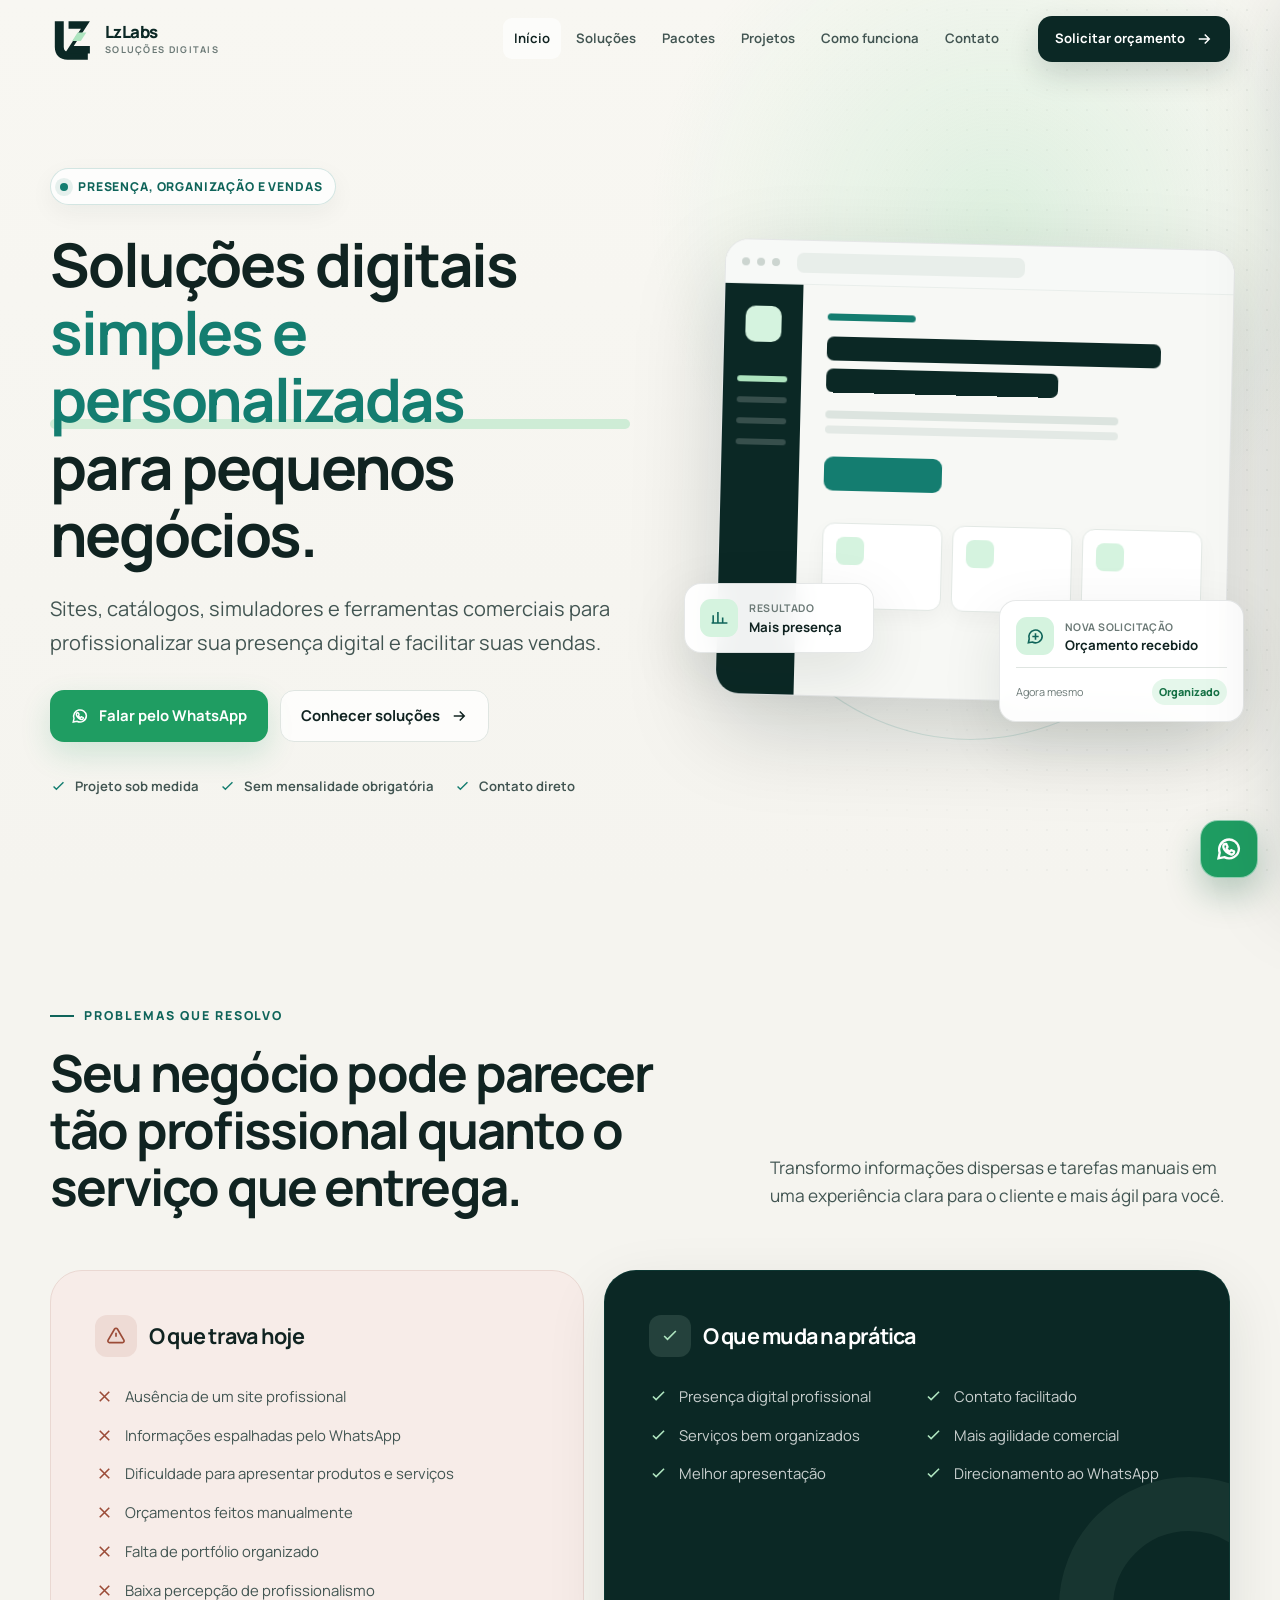
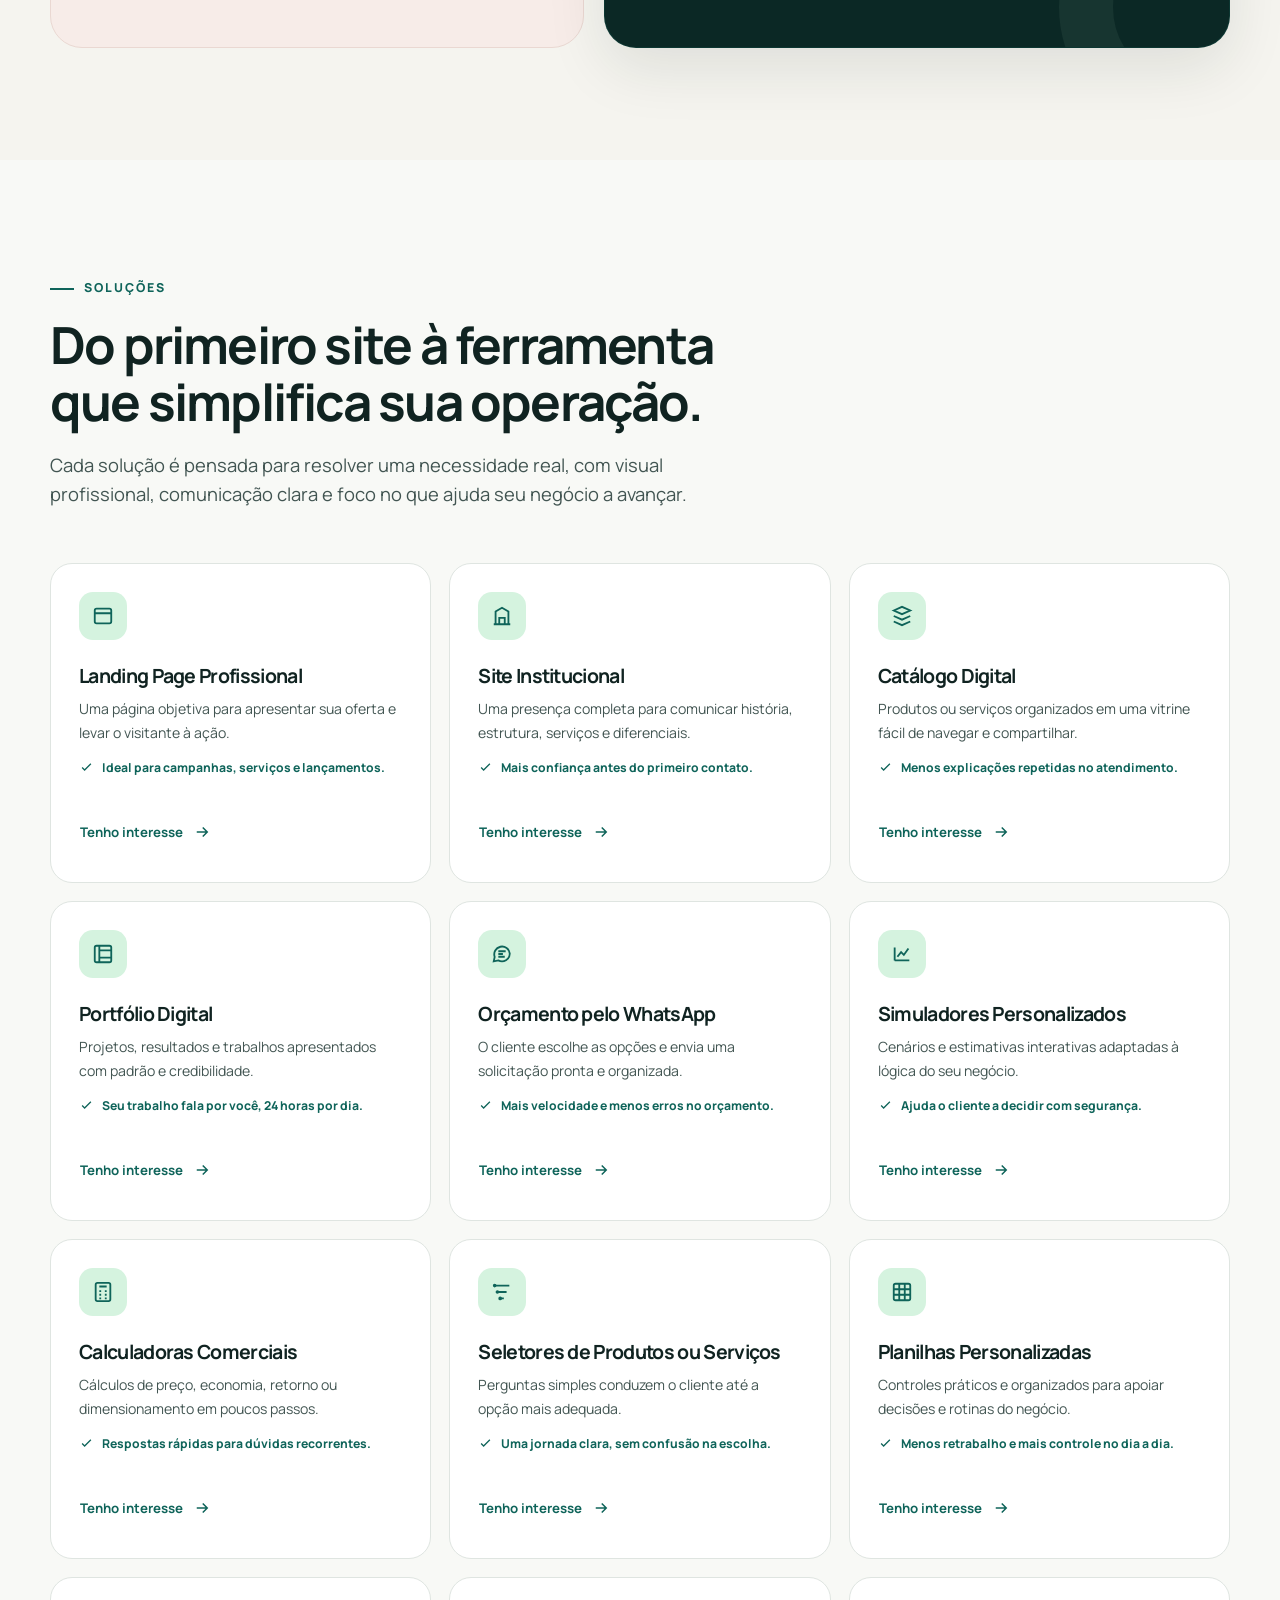
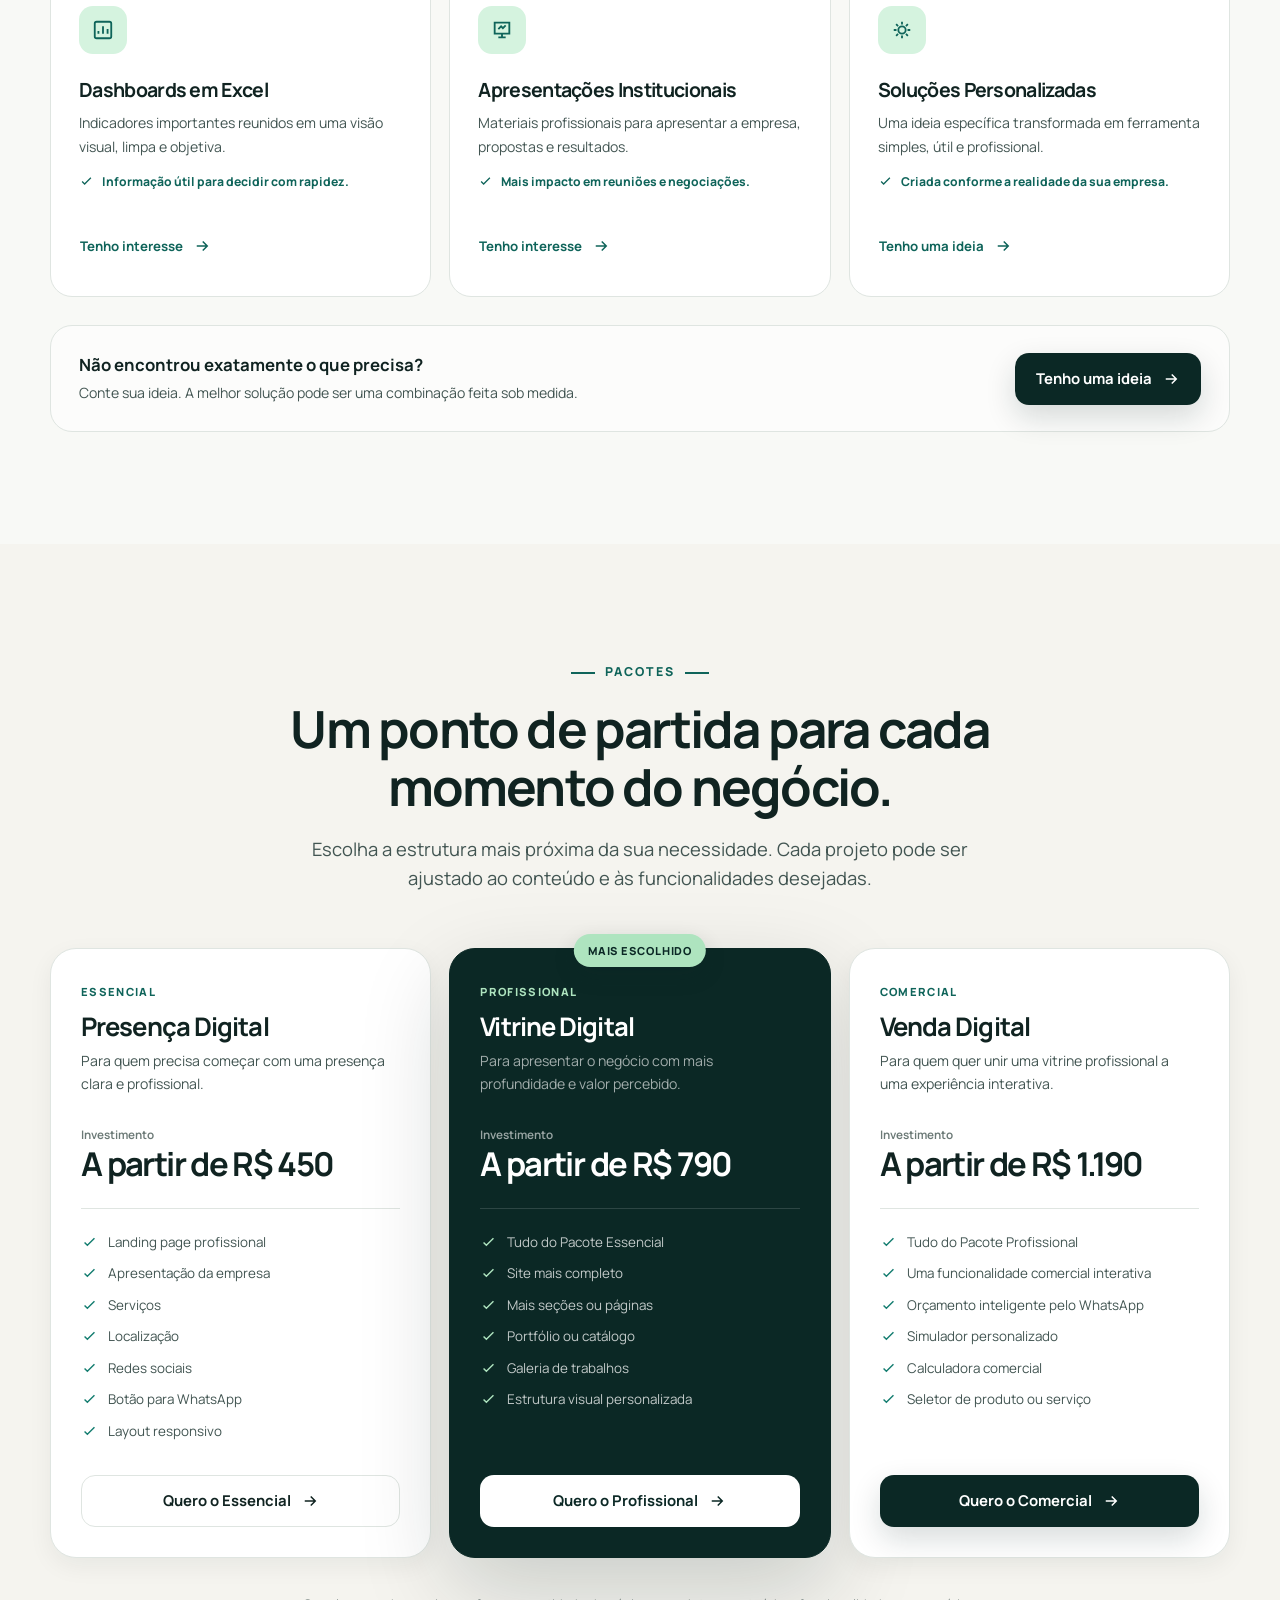
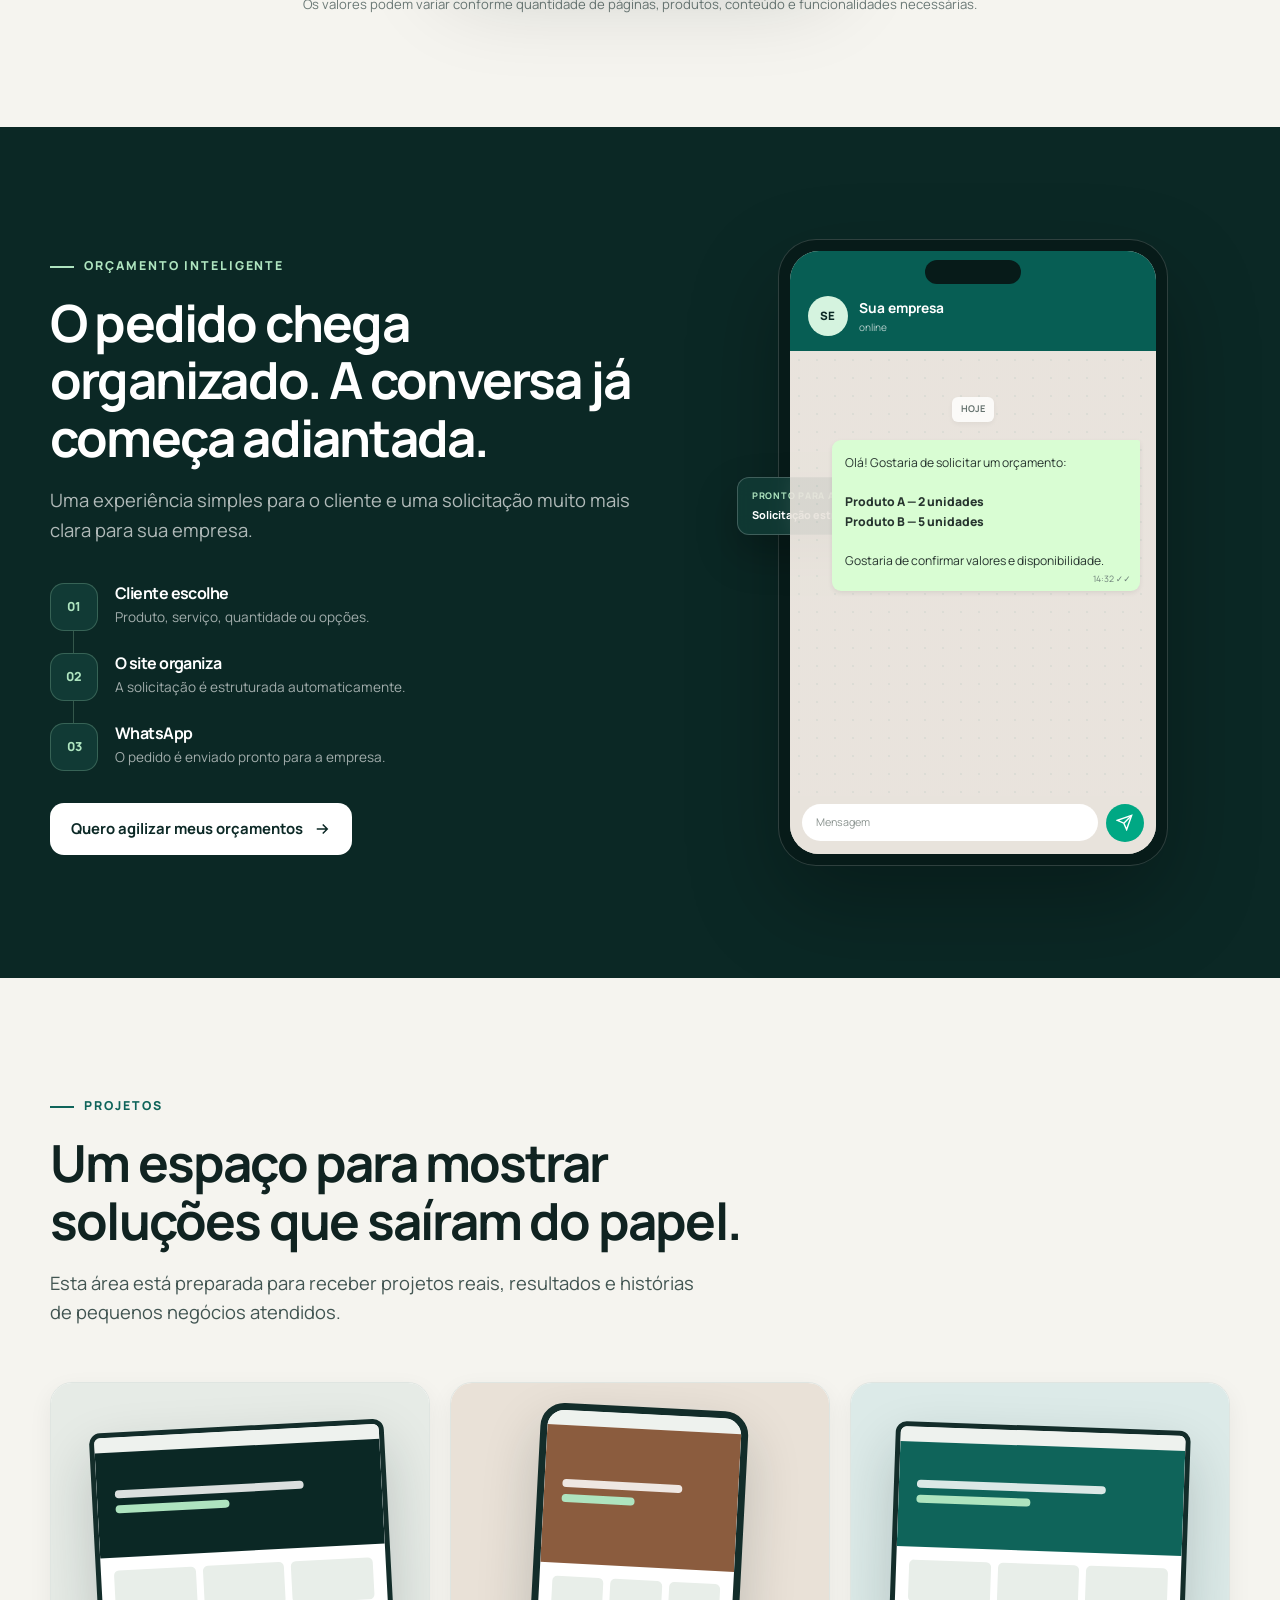
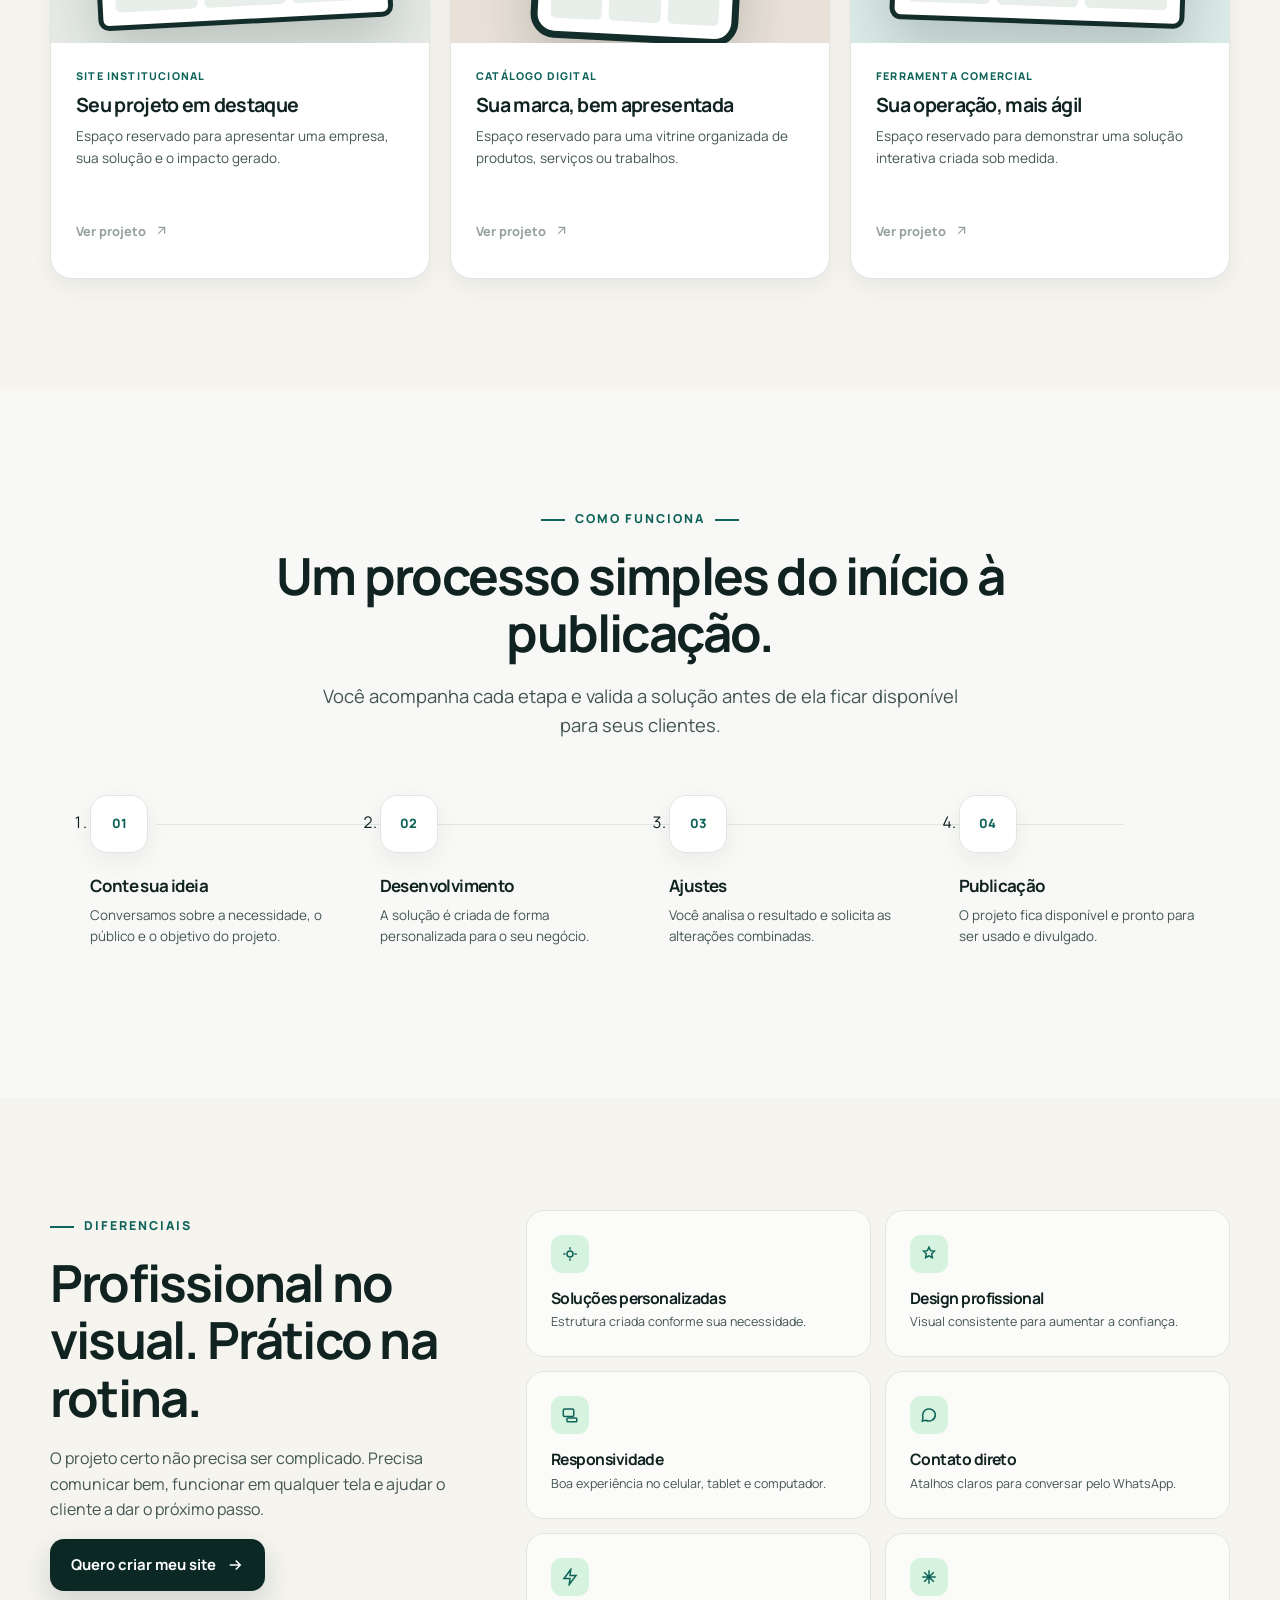
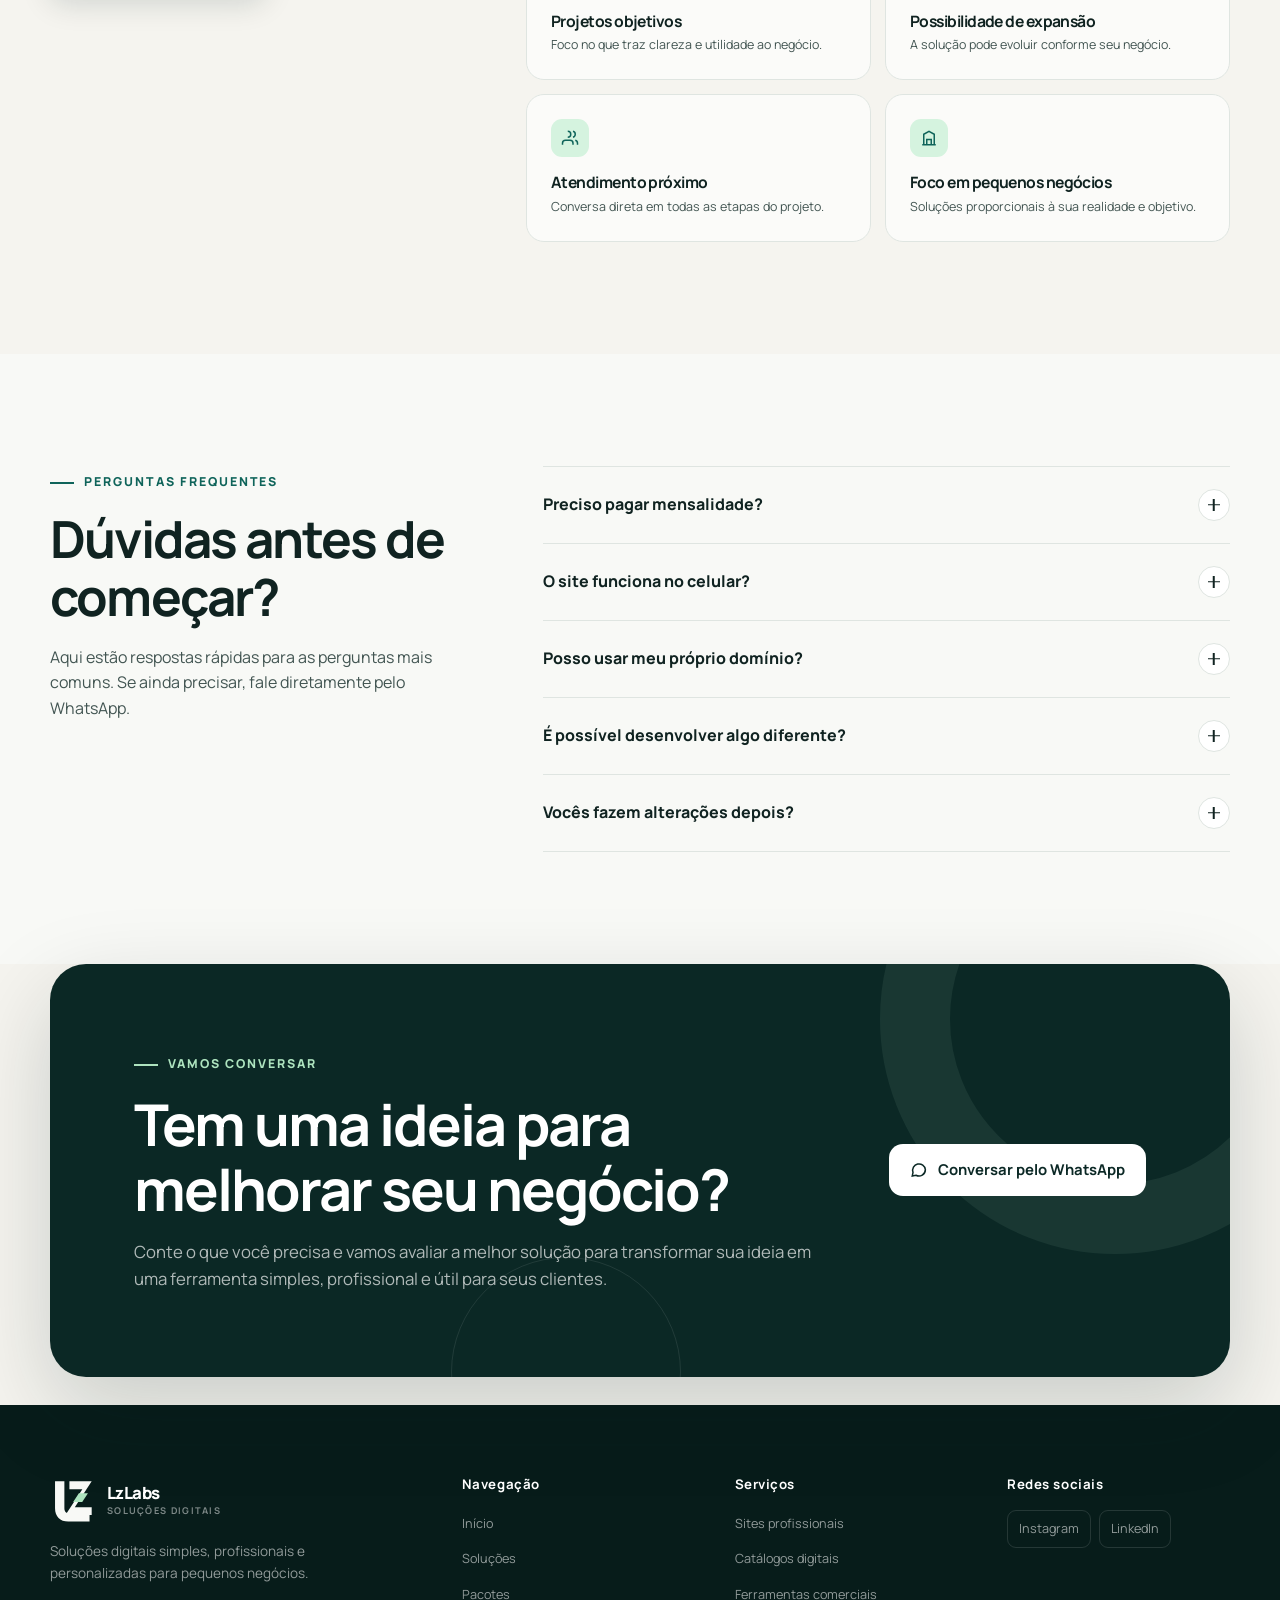
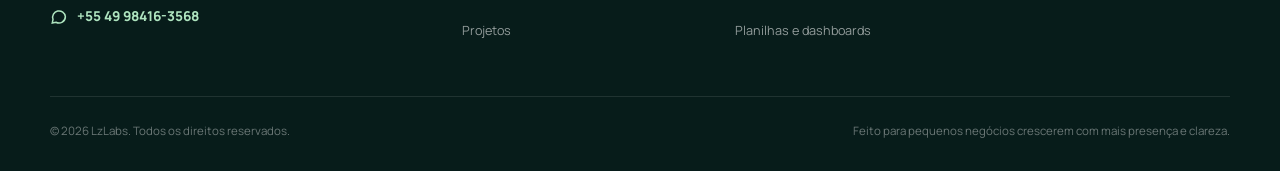
<file: index.html>
<!DOCTYPE html>
<html lang="pt-BR">
<head>
  <meta charset="UTF-8">
  <meta name="viewport" content="width=device-width, initial-scale=1.0">
  <meta name="theme-color" content="#0b2825">
  <meta name="color-scheme" content="light">

  <title>LzLabs | Soluções digitais para pequenos negócios</title>
  <meta name="description" content="Sites, catálogos, simuladores e ferramentas comerciais personalizadas para profissionalizar pequenos negócios e facilitar suas vendas.">
  <meta name="robots" content="index, follow">
  <meta name="author" content="LzLabs">
  <link rel="canonical" href="https://lhlabs.github.io/servicos/">

  <meta property="og:type" content="website">
  <meta property="og:locale" content="pt_BR">
  <meta property="og:site_name" content="LzLabs">
  <meta property="og:title" content="LzLabs | Soluções digitais para pequenos negócios">
  <meta property="og:description" content="Presença digital profissional e ferramentas comerciais sob medida para apresentar melhor, atender com agilidade e vender mais.">
  <meta property="og:url" content="https://lhlabs.github.io/servicos/">
  <meta name="twitter:card" content="summary">
  <meta name="twitter:title" content="LzLabs | Soluções digitais para pequenos negócios">
  <meta name="twitter:description" content="Sites e ferramentas comerciais sob medida para pequenos negócios.">

  <link rel="icon" type="image/svg+xml" href="./assets/logo-mark.svg">
  <link rel="preconnect" href="https://fonts.googleapis.com">
  <link rel="preconnect" href="https://fonts.gstatic.com" crossorigin>
  <link href="https://fonts.googleapis.com/css2?family=Manrope:wght@400;500;600;700;800&display=swap" rel="stylesheet">

  <style>
    :root {
      --ink: #102321;
      --ink-soft: #425552;
      --ink-muted: #6b7976;
      --forest: #0b2825;
      --forest-2: #113a35;
      --teal: #147d70;
      --teal-dark: #0f645a;
      --mint: #d5f3df;
      --mint-strong: #aee4bf;
      --warm: #f5f4ef;
      --surface: #ffffff;
      --surface-soft: #f8f9f6;
      --line: #dfe5e1;
      --line-dark: rgba(255, 255, 255, 0.14);
      --danger-soft: #f7ece8;
      --danger: #9b4b37;
      --shadow-sm: 0 8px 24px rgba(16, 35, 33, 0.06);
      --shadow-md: 0 20px 60px rgba(16, 35, 33, 0.10);
      --shadow-lg: 0 32px 90px rgba(8, 30, 27, 0.18);
      --radius-sm: 14px;
      --radius-md: 22px;
      --radius-lg: 32px;
      --container: 1180px;
      --header-height: 78px;
      --ease: cubic-bezier(.22, 1, .36, 1);
    }

    *, *::before, *::after {
      box-sizing: border-box;
    }

    html {
      scroll-behavior: smooth;
      scroll-padding-top: calc(var(--header-height) + 18px);
    }

    body {
      margin: 0;
      min-width: 320px;
      background: var(--warm);
      color: var(--ink);
      font-family: "Manrope", Inter, ui-sans-serif, system-ui, -apple-system, BlinkMacSystemFont, "Segoe UI", sans-serif;
      font-size: 16px;
      line-height: 1.6;
      -webkit-font-smoothing: antialiased;
      text-rendering: optimizeLegibility;
    }

    body.menu-open {
      overflow: hidden;
    }

    ::selection {
      background: var(--mint-strong);
      color: var(--forest);
    }

    img, svg {
      display: block;
      max-width: 100%;
    }

    button, a {
      -webkit-tap-highlight-color: transparent;
    }

    button, input, textarea, select {
      font: inherit;
    }

    a {
      color: inherit;
      text-decoration: none;
    }

    h1, h2, h3, p {
      margin-top: 0;
    }

    h1, h2, h3 {
      color: var(--ink);
      line-height: 1.12;
      letter-spacing: -0.035em;
    }

    h1 {
      margin-bottom: 24px;
      font-size: clamp(2.85rem, 4.7vw, 4.65rem);
      font-weight: 700;
    }

    h2 {
      margin-bottom: 20px;
      font-size: clamp(2rem, 4vw, 3.65rem);
      font-weight: 700;
    }

    h3 {
      margin-bottom: 10px;
      font-size: 1.18rem;
      font-weight: 700;
    }

    .skip-link {
      position: fixed;
      z-index: 9999;
      top: 12px;
      left: 12px;
      padding: 12px 18px;
      border-radius: 10px;
      background: var(--forest);
      color: #fff;
      transform: translateY(-160%);
      transition: transform .2s ease;
    }

    .skip-link:focus {
      transform: translateY(0);
    }

    .container {
      width: min(calc(100% - 40px), var(--container));
      margin-inline: auto;
    }

    .section {
      position: relative;
      padding: 112px 0;
    }

    .section-soft {
      background: var(--surface-soft);
    }

    .section-dark {
      overflow: hidden;
      background: var(--forest);
      color: rgba(255,255,255,.78);
    }

    .section-dark h2,
    .section-dark h3 {
      color: #fff;
    }

    .section-label {
      display: inline-flex;
      align-items: center;
      gap: 10px;
      margin-bottom: 20px;
      color: var(--teal-dark);
      font-size: .77rem;
      font-weight: 800;
      letter-spacing: .16em;
      line-height: 1.2;
      text-transform: uppercase;
    }

    .section-label::before {
      width: 24px;
      height: 2px;
      background: currentColor;
      content: "";
    }

    .section-dark .section-label {
      color: var(--mint-strong);
    }

    .section-heading {
      max-width: 760px;
      margin-bottom: 54px;
    }

    .section-heading.center {
      margin-right: auto;
      margin-left: auto;
      text-align: center;
    }

    .section-heading.center .section-label {
      justify-content: center;
    }

    .section-heading.center .section-label::after {
      width: 24px;
      height: 2px;
      background: currentColor;
      content: "";
    }

    .section-heading p {
      max-width: 660px;
      margin-bottom: 0;
      color: var(--ink-soft);
      font-size: clamp(1rem, 1.7vw, 1.15rem);
    }

    .section-heading.center p {
      margin-inline: auto;
    }

    .section-dark .section-heading p {
      color: rgba(255,255,255,.68);
    }

    .accent-text {
      color: var(--teal);
    }

    .btn {
      display: inline-flex;
      min-height: 52px;
      align-items: center;
      justify-content: center;
      gap: 10px;
      padding: 13px 20px;
      border: 1px solid transparent;
      border-radius: 14px;
      cursor: pointer;
      font-size: .93rem;
      font-weight: 700;
      line-height: 1.2;
      transition: transform .25s var(--ease), background-color .25s ease, border-color .25s ease, box-shadow .25s ease, color .25s ease;
    }

    .btn:hover {
      transform: translateY(-2px);
    }

    .btn:active {
      transform: translateY(0);
    }

    .btn svg {
      width: 18px;
      height: 18px;
      flex: 0 0 auto;
      transition: transform .25s var(--ease);
    }

    .btn:hover svg.arrow {
      transform: translateX(3px);
    }

    .btn-primary {
      background: var(--forest);
      box-shadow: 0 12px 30px rgba(11, 40, 37, .16);
      color: #fff;
    }

    .btn-primary:hover {
      background: var(--forest-2);
      box-shadow: 0 16px 34px rgba(11, 40, 37, .22);
    }

    .btn-whatsapp {
      background: #1f9d62;
      box-shadow: 0 12px 30px rgba(31, 157, 98, .18);
      color: #fff;
    }

    .btn-whatsapp:hover {
      background: #188553;
      box-shadow: 0 16px 34px rgba(31, 157, 98, .25);
    }

    .btn-secondary {
      border-color: var(--line);
      background: rgba(255,255,255,.74);
      color: var(--ink);
    }

    .btn-secondary:hover {
      border-color: #bdc9c3;
      background: #fff;
      box-shadow: var(--shadow-sm);
    }

    .btn-light {
      background: #fff;
      color: var(--forest);
    }

    .btn-light:hover {
      background: var(--mint);
      box-shadow: 0 15px 38px rgba(0,0,0,.18);
    }

    .btn-link {
      min-height: 44px;
      justify-content: flex-start;
      padding: 8px 0;
      border-radius: 0;
      color: var(--teal-dark);
    }

    .btn-link:hover {
      transform: none;
      color: var(--forest);
    }

    :focus-visible {
      outline: 3px solid rgba(20, 125, 112, .34);
      outline-offset: 3px;
    }

    /* Header */
    .site-header {
      position: fixed;
      z-index: 1000;
      top: 0;
      right: 0;
      left: 0;
      height: var(--header-height);
      border-bottom: 1px solid transparent;
      transition: height .25s ease, background-color .25s ease, border-color .25s ease, box-shadow .25s ease;
    }

    .site-header.scrolled {
      height: 68px;
      border-color: rgba(16,35,33,.08);
      background: rgba(245,244,239,.9);
      box-shadow: 0 8px 30px rgba(16,35,33,.06);
      backdrop-filter: blur(16px);
      -webkit-backdrop-filter: blur(16px);
    }

    .header-inner {
      display: flex;
      height: 100%;
      align-items: center;
      justify-content: space-between;
      gap: 28px;
    }

    .brand {
      display: inline-flex;
      align-items: center;
      gap: 11px;
      flex-shrink: 0;
      color: var(--forest);
      font-size: 1.05rem;
      font-weight: 800;
      letter-spacing: -.03em;
    }

    .brand-logo {
      display: block;
      width: 44px;
      height: 44px;
      flex: 0 0 auto;
      object-fit: contain;
      transition: transform .3s var(--ease);
    }

    .brand:hover .brand-logo {
      transform: translateY(-1px);
    }

    .brand-copy {
      display: flex;
      flex-direction: column;
      line-height: 1.02;
    }

    .brand-copy small {
      margin-top: 5px;
      color: var(--ink-muted);
      font-size: .58rem;
      font-weight: 700;
      letter-spacing: .14em;
      text-transform: uppercase;
    }

    .desktop-nav {
      display: flex;
      align-items: center;
      gap: 4px;
      margin-left: auto;
    }

    .nav-link {
      position: relative;
      padding: 10px 11px;
      border-radius: 9px;
      color: var(--ink-soft);
      font-size: .82rem;
      font-weight: 650;
      transition: color .2s ease, background-color .2s ease;
    }

    .nav-link:hover,
    .nav-link.active {
      background: rgba(255,255,255,.62);
      color: var(--ink);
    }

    .header-cta {
      min-height: 46px;
      padding: 11px 16px;
      font-size: .82rem;
    }

    .menu-toggle {
      display: none;
      width: 46px;
      height: 46px;
      align-items: center;
      justify-content: center;
      border: 1px solid var(--line);
      border-radius: 12px;
      background: rgba(255,255,255,.7);
      cursor: pointer;
      color: var(--ink);
    }

    .menu-toggle svg {
      width: 22px;
      height: 22px;
    }

    .mobile-nav {
      position: fixed;
      z-index: 999;
      top: 0;
      right: 0;
      bottom: 0;
      width: min(88vw, 400px);
      padding: 98px 24px 28px;
      background: var(--surface);
      box-shadow: -30px 0 80px rgba(10,32,29,.18);
      transform: translateX(110%);
      transition: transform .4s var(--ease);
    }

    .mobile-nav.open {
      transform: translateX(0);
    }

    .mobile-nav-inner {
      display: flex;
      height: 100%;
      flex-direction: column;
    }

    .mobile-nav a:not(.btn) {
      padding: 15px 8px;
      border-bottom: 1px solid var(--line);
      font-size: 1.1rem;
      font-weight: 700;
    }

    .mobile-nav .btn {
      width: 100%;
      margin-top: 24px;
    }

    .mobile-nav-meta {
      margin-top: auto;
      padding: 24px 8px 0;
      color: var(--ink-muted);
      font-size: .82rem;
    }

    .menu-backdrop {
      position: fixed;
      z-index: 998;
      inset: 0;
      border: 0;
      background: rgba(6,22,20,.46);
      cursor: pointer;
      opacity: 0;
      pointer-events: none;
      transition: opacity .3s ease;
    }

    .menu-backdrop.visible {
      opacity: 1;
      pointer-events: auto;
    }

    /* Hero */
    .hero {
      position: relative;
      overflow: hidden;
      min-height: 800px;
      padding: calc(var(--header-height) + 90px) 0 90px;
      background:
        radial-gradient(circle at 78% 25%, rgba(174,228,191,.34), transparent 29%),
        linear-gradient(180deg, #f8f7f2 0%, var(--warm) 100%);
    }

    .hero::before {
      position: absolute;
      top: 0;
      right: 0;
      width: 44%;
      height: 100%;
      background-image: radial-gradient(rgba(11,40,37,.11) .8px, transparent .8px);
      background-size: 20px 20px;
      content: "";
      mask-image: linear-gradient(to left, #000, transparent);
      opacity: .5;
    }

    .hero-grid {
      position: relative;
      z-index: 1;
      display: grid;
      align-items: center;
      grid-template-columns: minmax(0, 1.04fr) minmax(440px, .96fr);
      gap: 64px;
    }

    .hero-copy {
      max-width: 680px;
    }

    .hero-kicker {
      display: inline-flex;
      align-items: center;
      gap: 10px;
      margin-bottom: 26px;
      padding: 8px 12px 8px 9px;
      border: 1px solid rgba(20,125,112,.18);
      border-radius: 999px;
      background: rgba(255,255,255,.74);
      box-shadow: 0 8px 24px rgba(16,35,33,.05);
      color: var(--teal-dark);
      font-size: .76rem;
      font-weight: 800;
      letter-spacing: .07em;
      text-transform: uppercase;
    }

    .hero-kicker-dot {
      width: 8px;
      height: 8px;
      border-radius: 50%;
      background: var(--teal);
      box-shadow: 0 0 0 5px rgba(20,125,112,.1);
    }

    .hero h1 span {
      position: relative;
      display: inline-block;
      color: var(--teal);
    }

    .hero h1 span::after {
      position: absolute;
      z-index: -1;
      right: 0;
      bottom: .08em;
      left: 0;
      height: .16em;
      border-radius: 999px;
      background: var(--mint-strong);
      content: "";
      opacity: .55;
    }

    .hero-lead {
      max-width: 650px;
      margin-bottom: 30px;
      color: var(--ink-soft);
      font-size: clamp(1.05rem, 2vw, 1.25rem);
      line-height: 1.7;
    }

    .hero-actions {
      display: flex;
      flex-wrap: wrap;
      gap: 12px;
      margin-bottom: 34px;
    }

    .hero-proof {
      display: flex;
      flex-wrap: wrap;
      gap: 10px 20px;
      color: var(--ink-soft);
      font-size: .82rem;
      font-weight: 650;
    }

    .hero-proof span {
      display: inline-flex;
      align-items: center;
      gap: 8px;
    }

    .hero-proof svg {
      width: 17px;
      height: 17px;
      color: var(--teal);
    }

    .hero-visual {
      position: relative;
      min-height: 550px;
    }

    .visual-orbit {
      position: absolute;
      inset: 38px 20px 18px 34px;
      border: 1px solid rgba(20,125,112,.14);
      border-radius: 50%;
      transform: rotate(-8deg);
    }

    .browser-card {
      position: absolute;
      z-index: 2;
      top: 36px;
      right: 0;
      width: min(100%, 510px);
      overflow: hidden;
      border: 1px solid rgba(16,35,33,.11);
      border-radius: 24px;
      background: #fff;
      box-shadow: var(--shadow-lg);
      transform: rotate(1.4deg);
      transition: transform .5s var(--ease);
    }

    .hero-visual:hover .browser-card {
      transform: rotate(.2deg) translateY(-5px);
    }

    .browser-top {
      display: flex;
      height: 44px;
      align-items: center;
      gap: 7px;
      padding: 0 16px;
      border-bottom: 1px solid #e9eeeb;
      background: #f7f9f7;
    }

    .browser-dot {
      width: 8px;
      height: 8px;
      border-radius: 50%;
      background: #ccd5d0;
    }

    .browser-address {
      width: 48%;
      height: 20px;
      margin-left: 10px;
      border-radius: 7px;
      background: #e8eeea;
    }

    .mock-site {
      display: grid;
      min-height: 410px;
      grid-template-columns: 78px 1fr;
      background: #f7f8f5;
    }

    .mock-sidebar {
      padding: 22px 14px;
      background: var(--forest);
    }

    .mock-logo {
      width: 36px;
      height: 36px;
      margin: 0 auto 34px;
      border-radius: 10px;
      background: var(--mint);
    }

    .mock-nav-line {
      width: 100%;
      height: 6px;
      margin-bottom: 15px;
      border-radius: 999px;
      background: rgba(255,255,255,.18);
    }

    .mock-nav-line.active {
      background: var(--mint-strong);
    }

    .mock-content {
      padding: 28px 25px;
    }

    .mock-eyebrow {
      width: 88px;
      height: 7px;
      margin-bottom: 16px;
      border-radius: 999px;
      background: var(--teal);
    }

    .mock-title {
      width: 88%;
      height: 24px;
      margin-bottom: 8px;
      border-radius: 7px;
      background: var(--forest);
    }

    .mock-title.short {
      width: 61%;
    }

    .mock-copy {
      width: 77%;
      height: 8px;
      margin-top: 18px;
      border-radius: 999px;
      background: #dce4df;
      box-shadow: 0 15px 0 #e3e9e5;
    }

    .mock-button {
      width: 118px;
      height: 34px;
      margin-top: 38px;
      border-radius: 9px;
      background: var(--teal);
    }

    .mock-grid {
      display: grid;
      margin-top: 32px;
      grid-template-columns: repeat(3, 1fr);
      gap: 10px;
    }

    .mock-box {
      min-height: 86px;
      border: 1px solid #e2e8e4;
      border-radius: 12px;
      background: #fff;
      box-shadow: 0 8px 20px rgba(16,35,33,.04);
    }

    .mock-box::before {
      display: block;
      width: 28px;
      height: 28px;
      margin: 13px;
      border-radius: 8px;
      background: var(--mint);
      content: "";
    }

    .float-card {
      position: absolute;
      z-index: 4;
      border: 1px solid rgba(16,35,33,.1);
      background: rgba(255,255,255,.94);
      box-shadow: var(--shadow-md);
      backdrop-filter: blur(12px);
      -webkit-backdrop-filter: blur(12px);
    }

    .float-card.order {
      right: -14px;
      bottom: 36px;
      width: 245px;
      padding: 16px;
      border-radius: 17px;
      animation: float 5s ease-in-out infinite;
    }

    .float-card.result {
      bottom: 105px;
      left: -10px;
      width: 190px;
      padding: 15px;
      border-radius: 17px;
      animation: float 5.8s .8s ease-in-out infinite;
    }

    .float-row {
      display: flex;
      align-items: center;
      gap: 11px;
    }

    .float-icon {
      display: grid;
      width: 38px;
      height: 38px;
      flex: 0 0 auto;
      place-items: center;
      border-radius: 11px;
      background: var(--mint);
      color: var(--teal-dark);
    }

    .float-icon svg {
      width: 19px;
      height: 19px;
    }

    .float-card small {
      display: block;
      margin-bottom: 2px;
      color: var(--ink-muted);
      font-size: .66rem;
      font-weight: 700;
      letter-spacing: .04em;
      text-transform: uppercase;
    }

    .float-card strong {
      display: block;
      color: var(--ink);
      font-size: .83rem;
      line-height: 1.25;
    }

    .status-line {
      display: flex;
      align-items: center;
      justify-content: space-between;
      margin-top: 12px;
      padding-top: 11px;
      border-top: 1px solid var(--line);
      color: var(--ink-muted);
      font-size: .68rem;
    }

    .status-pill {
      padding: 4px 7px;
      border-radius: 999px;
      background: #e5f7eb;
      color: #157145;
      font-weight: 800;
    }

    @keyframes float {
      0%, 100% { transform: translateY(0); }
      50% { transform: translateY(-8px); }
    }

    /* Problems and benefits */
    .problem-intro {
      display: grid;
      align-items: end;
      margin-bottom: 54px;
      grid-template-columns: 1fr .72fr;
      gap: 80px;
    }

    .problem-intro h2 {
      margin-bottom: 0;
    }

    .problem-intro p {
      margin-bottom: 6px;
      color: var(--ink-soft);
      font-size: 1.08rem;
    }

    .problem-panels {
      display: grid;
      grid-template-columns: .92fr 1.08fr;
      gap: 20px;
    }

    .problem-panel {
      padding: clamp(28px, 4vw, 44px);
      border-radius: var(--radius-lg);
    }

    .problem-panel.before {
      border: 1px solid #ead8d2;
      background: var(--danger-soft);
    }

    .problem-panel.after {
      position: relative;
      overflow: hidden;
      border: 1px solid rgba(20,125,112,.18);
      background: var(--forest);
      box-shadow: var(--shadow-md);
      color: rgba(255,255,255,.78);
    }

    .problem-panel.after::after {
      position: absolute;
      right: -90px;
      bottom: -90px;
      width: 260px;
      height: 260px;
      border: 54px solid rgba(213,243,223,.06);
      border-radius: 50%;
      content: "";
    }

    .panel-title {
      display: flex;
      align-items: center;
      gap: 12px;
      margin-bottom: 28px;
    }

    .panel-title-icon {
      display: grid;
      width: 42px;
      height: 42px;
      place-items: center;
      border-radius: 12px;
      background: rgba(155,75,55,.1);
      color: var(--danger);
    }

    .after .panel-title-icon {
      background: rgba(213,243,223,.12);
      color: var(--mint-strong);
    }

    .panel-title-icon svg {
      width: 20px;
      height: 20px;
    }

    .panel-title h3 {
      margin: 0;
      font-size: 1.35rem;
    }

    .after .panel-title h3 {
      color: #fff;
    }

    .check-list {
      position: relative;
      z-index: 1;
      display: grid;
      margin: 0;
      padding: 0;
      list-style: none;
      gap: 15px;
    }

    .check-list li {
      display: flex;
      align-items: flex-start;
      gap: 11px;
      color: var(--ink-soft);
      font-size: .93rem;
    }

    .check-list svg {
      width: 19px;
      height: 19px;
      flex: 0 0 auto;
      margin-top: 2px;
      color: var(--danger);
    }

    .after .check-list {
      grid-template-columns: repeat(2, 1fr);
    }

    .after .check-list li {
      color: rgba(255,255,255,.78);
    }

    .after .check-list svg {
      color: var(--mint-strong);
    }

    /* Services */
    .solutions-grid {
      display: grid;
      grid-template-columns: repeat(3, 1fr);
      gap: 18px;
    }

    .solution-card {
      position: relative;
      display: flex;
      min-height: 320px;
      overflow: hidden;
      flex-direction: column;
      padding: 28px;
      border: 1px solid var(--line);
      border-radius: var(--radius-md);
      background: var(--surface);
      box-shadow: 0 1px 0 rgba(255,255,255,.8) inset;
      transition: transform .35s var(--ease), border-color .3s ease, box-shadow .35s var(--ease);
    }

    .solution-card::after {
      position: absolute;
      top: -80px;
      right: -80px;
      width: 160px;
      height: 160px;
      border-radius: 50%;
      background: var(--mint);
      content: "";
      opacity: 0;
      transition: opacity .3s ease, transform .5s var(--ease);
    }

    .solution-card:hover {
      z-index: 2;
      border-color: rgba(20,125,112,.35);
      box-shadow: var(--shadow-md);
      transform: translateY(-7px);
    }

    .solution-card:hover::after {
      opacity: .35;
      transform: scale(1.18);
    }

    .solution-icon {
      position: relative;
      z-index: 1;
      display: grid;
      width: 48px;
      height: 48px;
      margin-bottom: 25px;
      place-items: center;
      border-radius: 14px;
      background: var(--mint);
      color: var(--teal-dark);
      transition: background-color .25s ease, color .25s ease;
    }

    .solution-card:hover .solution-icon {
      background: var(--forest);
      color: var(--mint);
    }

    .solution-icon svg {
      width: 22px;
      height: 22px;
    }

    .solution-card h3 {
      position: relative;
      z-index: 1;
      font-size: 1.22rem;
    }

    .solution-card > p {
      position: relative;
      z-index: 1;
      margin-bottom: 15px;
      color: var(--ink-soft);
      font-size: .88rem;
      line-height: 1.65;
    }

    .benefit-note {
      position: relative;
      z-index: 1;
      display: flex;
      align-items: flex-start;
      gap: 8px;
      margin-bottom: 18px;
      color: var(--teal-dark);
      font-size: .76rem;
      font-weight: 750;
      line-height: 1.45;
    }

    .benefit-note svg {
      width: 15px;
      height: 15px;
      flex: 0 0 auto;
      margin-top: 1px;
    }

    .solution-card .btn-link {
      position: relative;
      z-index: 1;
      margin-top: auto;
      align-self: flex-start;
      font-size: .83rem;
    }

    .solutions-cta {
      display: flex;
      align-items: center;
      justify-content: space-between;
      gap: 24px;
      margin-top: 28px;
      padding: 26px 28px;
      border: 1px solid var(--line);
      border-radius: var(--radius-md);
      background: rgba(255,255,255,.62);
    }

    .solutions-cta strong {
      display: block;
      margin-bottom: 3px;
      font-size: 1.05rem;
    }

    .solutions-cta p {
      margin: 0;
      color: var(--ink-soft);
      font-size: .88rem;
    }

    /* Pricing */
    .pricing-grid {
      display: grid;
      align-items: stretch;
      grid-template-columns: repeat(3, 1fr);
      gap: 18px;
    }

    .price-card {
      position: relative;
      display: flex;
      min-height: 610px;
      flex-direction: column;
      padding: 34px 30px 30px;
      border: 1px solid var(--line);
      border-radius: 26px;
      background: var(--surface);
      box-shadow: var(--shadow-sm);
      transition: transform .35s var(--ease), box-shadow .35s var(--ease);
    }

    .price-card:hover {
      box-shadow: var(--shadow-md);
      transform: translateY(-6px);
    }

    .price-card.featured {
      border-color: var(--forest);
      background: var(--forest);
      box-shadow: var(--shadow-lg);
      color: rgba(255,255,255,.76);
      transform: translateY(-12px);
    }

    .price-card.featured:hover {
      transform: translateY(-18px);
    }

    .popular-badge {
      position: absolute;
      top: -15px;
      left: 50%;
      padding: 8px 14px;
      border-radius: 999px;
      background: var(--mint-strong);
      box-shadow: 0 8px 22px rgba(11,40,37,.16);
      color: var(--forest);
      font-size: .69rem;
      font-weight: 800;
      letter-spacing: .08em;
      text-transform: uppercase;
      transform: translateX(-50%);
      white-space: nowrap;
    }

    .price-kicker {
      display: block;
      margin-bottom: 12px;
      color: var(--teal-dark);
      font-size: .7rem;
      font-weight: 800;
      letter-spacing: .12em;
      text-transform: uppercase;
    }

    .featured .price-kicker {
      color: var(--mint-strong);
    }

    .price-card h3 {
      margin-bottom: 9px;
      font-size: 1.6rem;
    }

    .featured h3 {
      color: #fff;
    }

    .price-subtitle {
      min-height: 52px;
      margin-bottom: 24px;
      color: var(--ink-soft);
      font-size: .88rem;
    }

    .featured .price-subtitle {
      color: rgba(255,255,255,.62);
    }

    .price {
      margin-bottom: 24px;
      padding-bottom: 24px;
      border-bottom: 1px solid var(--line);
    }

    .featured .price {
      border-color: var(--line-dark);
    }

    .price small {
      display: block;
      margin-bottom: 3px;
      color: var(--ink-muted);
      font-size: .73rem;
      font-weight: 650;
    }

    .featured .price small {
      color: rgba(255,255,255,.58);
    }

    .price strong {
      color: var(--ink);
      font-size: 2.05rem;
      letter-spacing: -.05em;
      line-height: 1;
    }

    .featured .price strong {
      color: #fff;
    }

    .feature-list {
      display: grid;
      margin: 0 0 30px;
      padding: 0;
      list-style: none;
      gap: 12px;
    }

    .feature-list li {
      display: flex;
      align-items: flex-start;
      gap: 10px;
      color: var(--ink-soft);
      font-size: .84rem;
      line-height: 1.45;
    }

    .featured .feature-list li {
      color: rgba(255,255,255,.75);
    }

    .feature-list svg {
      width: 17px;
      height: 17px;
      flex: 0 0 auto;
      margin-top: 1px;
      color: var(--teal);
    }

    .featured .feature-list svg {
      color: var(--mint-strong);
    }

    .price-card .btn {
      width: 100%;
      margin-top: auto;
    }

    .pricing-note {
      max-width: 760px;
      margin: 36px auto 0;
      color: var(--ink-muted);
      font-size: .82rem;
      text-align: center;
    }

    /* Smart quote */
    .quote-grid {
      display: grid;
      align-items: center;
      grid-template-columns: 1fr .88fr;
      gap: 80px;
    }

    .quote-copy .section-heading {
      margin-bottom: 38px;
    }

    .process-list {
      position: relative;
      display: grid;
      margin: 0 0 32px;
      padding: 0;
      list-style: none;
      gap: 22px;
    }

    .process-list::before {
      position: absolute;
      top: 24px;
      bottom: 24px;
      left: 23px;
      width: 1px;
      background: rgba(174,228,191,.25);
      content: "";
    }

    .process-item {
      position: relative;
      display: grid;
      grid-template-columns: 48px 1fr;
      gap: 17px;
    }

    .process-number {
      display: grid;
      width: 48px;
      height: 48px;
      place-items: center;
      border: 1px solid rgba(174,228,191,.24);
      border-radius: 14px;
      background: var(--forest-2);
      color: var(--mint-strong);
      font-size: .78rem;
      font-weight: 800;
    }

    .process-item h3 {
      margin: 2px 0 4px;
      font-size: 1rem;
    }

    .process-item p {
      margin: 0;
      color: rgba(255,255,255,.62);
      font-size: .85rem;
    }

    .phone-shell {
      position: relative;
      width: min(100%, 390px);
      margin-inline: auto;
      padding: 11px;
      border: 1px solid rgba(255,255,255,.16);
      border-radius: 38px;
      background: #071b19;
      box-shadow: 0 38px 90px rgba(0,0,0,.28);
    }

    .phone-shell::before {
      position: absolute;
      z-index: 2;
      top: 20px;
      left: 50%;
      width: 96px;
      height: 24px;
      border-radius: 999px;
      background: #071b19;
      content: "";
      transform: translateX(-50%);
    }

    .phone-screen {
      min-height: 570px;
      overflow: hidden;
      border-radius: 29px;
      background: #e8e3dc;
    }

    .chat-header {
      display: flex;
      align-items: center;
      gap: 11px;
      padding: 45px 18px 15px;
      background: #075e54;
      color: #fff;
    }

    .chat-avatar {
      display: grid;
      width: 40px;
      height: 40px;
      place-items: center;
      border-radius: 50%;
      background: var(--mint);
      color: var(--forest);
      font-size: .72rem;
      font-weight: 800;
    }

    .chat-header strong {
      display: block;
      font-size: .86rem;
    }

    .chat-header small {
      display: block;
      color: rgba(255,255,255,.7);
      font-size: .63rem;
    }

    .chat-body {
      position: relative;
      min-height: 445px;
      padding: 46px 16px 22px;
      background-image:
        radial-gradient(rgba(7,94,84,.055) 1px, transparent 1px),
        linear-gradient(rgba(232,227,220,.92), rgba(232,227,220,.92));
      background-size: 18px 18px, auto;
    }

    .chat-date {
      width: max-content;
      margin: 0 auto 18px;
      padding: 5px 9px;
      border-radius: 6px;
      background: rgba(255,255,255,.78);
      box-shadow: 0 2px 5px rgba(0,0,0,.05);
      color: #66736f;
      font-size: .58rem;
      font-weight: 700;
      text-transform: uppercase;
    }

    .chat-bubble {
      position: relative;
      max-width: 92%;
      margin-left: auto;
      padding: 13px 13px 20px;
      border-radius: 9px 2px 9px 9px;
      background: #d9fdd3;
      box-shadow: 0 2px 5px rgba(0,0,0,.08);
      color: #27342f;
      font-size: .76rem;
      line-height: 1.62;
    }

    .chat-bubble strong {
      font-weight: 800;
    }

    .chat-bubble time {
      position: absolute;
      right: 9px;
      bottom: 5px;
      color: #6f817a;
      font-size: .55rem;
    }

    .chat-input {
      display: flex;
      align-items: center;
      gap: 8px;
      padding: 8px 12px 12px;
      background: #e8e3dc;
    }

    .chat-input-field {
      flex: 1;
      padding: 10px 14px;
      border-radius: 999px;
      background: #fff;
      color: #8a938f;
      font-size: .67rem;
    }

    .chat-send {
      display: grid;
      width: 38px;
      height: 38px;
      place-items: center;
      border-radius: 50%;
      background: #00a884;
      color: #fff;
    }

    .chat-send svg {
      width: 17px;
      height: 17px;
    }

    .phone-badge {
      position: absolute;
      top: 38%;
      left: -42px;
      padding: 11px 14px;
      border: 1px solid rgba(255,255,255,.2);
      border-radius: 12px;
      background: rgba(17,58,53,.92);
      box-shadow: 0 18px 40px rgba(0,0,0,.26);
      color: #fff;
      font-size: .68rem;
      font-weight: 750;
      backdrop-filter: blur(10px);
    }

    .phone-badge span {
      display: block;
      margin-bottom: 2px;
      color: var(--mint-strong);
      font-size: .57rem;
      letter-spacing: .08em;
      text-transform: uppercase;
    }

    /* Projects */
    .projects-grid {
      display: grid;
      grid-template-columns: repeat(3, 1fr);
      gap: 20px;
    }

    .project-card {
      overflow: hidden;
      border: 1px solid var(--line);
      border-radius: var(--radius-md);
      background: #fff;
      box-shadow: var(--shadow-sm);
      transition: transform .35s var(--ease), box-shadow .35s var(--ease);
    }

    .project-card:hover {
      box-shadow: var(--shadow-md);
      transform: translateY(-6px);
    }

    .project-visual {
      position: relative;
      display: grid;
      min-height: 260px;
      overflow: hidden;
      place-items: center;
      background: #e6ebe6;
    }

    .project-card:nth-child(2) .project-visual {
      background: #e9e1d7;
    }

    .project-card:nth-child(3) .project-visual {
      background: #dceae8;
    }

    .project-visual::before {
      position: absolute;
      inset: 0;
      background-image: radial-gradient(rgba(11,40,37,.12) .7px, transparent .7px);
      background-size: 18px 18px;
      content: "";
      opacity: .5;
    }

    .project-device {
      position: relative;
      z-index: 1;
      width: 78%;
      overflow: hidden;
      border: 5px solid #132d2a;
      border-radius: 11px;
      background: #fff;
      box-shadow: 0 25px 55px rgba(16,35,33,.2);
      transform: rotate(-3deg) translateY(12px);
      transition: transform .5s var(--ease);
    }

    .project-card:nth-child(2) .project-device {
      width: 55%;
      border-width: 7px;
      border-radius: 24px;
      transform: rotate(3deg) translateY(12px);
    }

    .project-card:nth-child(3) .project-device {
      transform: rotate(2deg) translateY(12px);
    }

    .project-card:hover .project-device {
      transform: rotate(0) translateY(4px) scale(1.025);
    }

    .device-top {
      height: 15px;
      background: #eef2ee;
    }

    .device-hero {
      display: grid;
      min-height: 105px;
      align-content: center;
      padding: 18px;
      background: var(--forest);
    }

    .project-card:nth-child(2) .device-hero {
      min-height: 138px;
      background: #8b5c3e;
    }

    .project-card:nth-child(3) .device-hero {
      background: var(--teal-dark);
    }

    .device-line {
      width: 76%;
      height: 8px;
      margin-bottom: 7px;
      border-radius: 999px;
      background: rgba(255,255,255,.85);
    }

    .device-line.short {
      width: 46%;
      background: var(--mint-strong);
    }

    .device-grid {
      display: grid;
      padding: 13px;
      grid-template-columns: repeat(3, 1fr);
      gap: 7px;
    }

    .device-tile {
      height: 42px;
      border-radius: 5px;
      background: #e8eee9;
    }

    .project-content {
      padding: 25px;
    }

    .project-category {
      display: block;
      margin-bottom: 9px;
      color: var(--teal-dark);
      font-size: .67rem;
      font-weight: 800;
      letter-spacing: .11em;
      text-transform: uppercase;
    }

    .project-content h3 {
      font-size: 1.22rem;
    }

    .project-content p {
      min-height: 68px;
      margin-bottom: 15px;
      color: var(--ink-soft);
      font-size: .85rem;
    }

    .project-button {
      display: inline-flex;
      min-height: 44px;
      align-items: center;
      gap: 8px;
      padding: 0;
      border: 0;
      background: none;
      color: var(--ink-muted);
      cursor: not-allowed;
      font-size: .8rem;
      font-weight: 750;
      opacity: .7;
    }

    .project-button svg {
      width: 15px;
      height: 15px;
    }

    /* How it works */
    .steps-grid {
      position: relative;
      display: grid;
      grid-template-columns: repeat(4, 1fr);
      gap: 18px;
    }

    .steps-grid::before {
      position: absolute;
      z-index: 0;
      top: 29px;
      right: 9%;
      left: 9%;
      height: 1px;
      background: var(--line);
      content: "";
    }

    .step-card {
      position: relative;
      z-index: 1;
      padding: 0 18px 22px 0;
    }

    .step-number {
      display: grid;
      width: 58px;
      height: 58px;
      margin-bottom: 23px;
      place-items: center;
      border: 1px solid var(--line);
      border-radius: 17px;
      background: var(--surface);
      box-shadow: var(--shadow-sm);
      color: var(--teal-dark);
      font-size: .8rem;
      font-weight: 800;
    }

    .step-card h3 {
      font-size: 1.06rem;
    }

    .step-card p {
      margin: 0;
      color: var(--ink-soft);
      font-size: .84rem;
    }

    /* Differentials */
    .differentials-layout {
      display: grid;
      align-items: start;
      grid-template-columns: .72fr 1.28fr;
      gap: 80px;
    }

    .differentials-sticky {
      position: sticky;
      top: 105px;
    }

    .differentials-sticky p {
      color: var(--ink-soft);
    }

    .differentials-grid {
      display: grid;
      grid-template-columns: repeat(2, 1fr);
      gap: 14px;
    }

    .differential-card {
      padding: 24px;
      border: 1px solid var(--line);
      border-radius: 18px;
      background: rgba(255,255,255,.62);
      transition: background-color .25s ease, border-color .25s ease, transform .3s var(--ease);
    }

    .differential-card:hover {
      border-color: rgba(20,125,112,.3);
      background: #fff;
      transform: translateY(-3px);
    }

    .differential-icon {
      display: grid;
      width: 38px;
      height: 38px;
      margin-bottom: 17px;
      place-items: center;
      border-radius: 11px;
      background: var(--mint);
      color: var(--teal-dark);
    }

    .differential-icon svg {
      width: 18px;
      height: 18px;
    }

    .differential-card h3 {
      margin-bottom: 5px;
      font-size: .98rem;
    }

    .differential-card p {
      margin: 0;
      color: var(--ink-soft);
      font-size: .78rem;
    }

    /* FAQ */
    .faq-layout {
      display: grid;
      align-items: start;
      grid-template-columns: .75fr 1.25fr;
      gap: 80px;
    }

    .faq-intro p {
      max-width: 420px;
      color: var(--ink-soft);
    }

    .faq-list {
      border-top: 1px solid var(--line);
    }

    .faq-item {
      border-bottom: 1px solid var(--line);
    }

    .faq-item summary {
      display: flex;
      min-height: 76px;
      align-items: center;
      justify-content: space-between;
      gap: 20px;
      padding: 18px 0;
      cursor: pointer;
      color: var(--ink);
      font-size: 1rem;
      font-weight: 750;
      list-style: none;
    }

    .faq-item summary::-webkit-details-marker {
      display: none;
    }

    .faq-plus {
      position: relative;
      width: 32px;
      height: 32px;
      flex: 0 0 auto;
      border: 1px solid var(--line);
      border-radius: 50%;
      background: #fff;
    }

    .faq-plus::before,
    .faq-plus::after {
      position: absolute;
      top: 50%;
      left: 50%;
      width: 12px;
      height: 1.5px;
      background: var(--ink);
      content: "";
      transform: translate(-50%, -50%);
      transition: transform .25s ease;
    }

    .faq-plus::after {
      transform: translate(-50%, -50%) rotate(90deg);
    }

    .faq-item[open] .faq-plus::after {
      transform: translate(-50%, -50%) rotate(0);
    }

    .faq-answer {
      max-width: 690px;
      padding: 0 52px 24px 0;
      color: var(--ink-soft);
      font-size: .9rem;
    }

    .faq-answer p {
      margin: 0;
    }

    /* Final CTA */
    .final-cta-wrap {
      padding: 0 0 28px;
      background: var(--warm);
    }

    .final-cta {
      position: relative;
      display: grid;
      min-height: 410px;
      overflow: hidden;
      align-items: center;
      padding: clamp(42px, 7vw, 84px);
      border-radius: 36px;
      background: var(--forest);
      box-shadow: var(--shadow-lg);
      color: rgba(255,255,255,.72);
      grid-template-columns: 1fr auto;
      gap: 60px;
    }

    .final-cta::before {
      position: absolute;
      top: -180px;
      right: -120px;
      width: 470px;
      height: 470px;
      border: 70px solid rgba(213,243,223,.07);
      border-radius: 50%;
      content: "";
    }

    .final-cta::after {
      position: absolute;
      bottom: -110px;
      left: 34%;
      width: 230px;
      height: 230px;
      border: 1px solid rgba(255,255,255,.09);
      border-radius: 50%;
      content: "";
    }

    .final-cta-content {
      position: relative;
      z-index: 1;
      max-width: 750px;
    }

    .final-cta h2 {
      margin-bottom: 18px;
      color: #fff;
      font-size: clamp(2.2rem, 4.5vw, 4.1rem);
    }

    .final-cta .section-label {
      color: var(--mint-strong);
    }

    .final-cta p {
      max-width: 690px;
      margin: 0;
      color: rgba(255,255,255,.68);
      font-size: 1.05rem;
    }

    .final-cta .btn {
      position: relative;
      z-index: 1;
      min-width: 220px;
    }

    /* Footer */
    .site-footer {
      padding: 72px 0 30px;
      background: #071c1a;
      color: rgba(255,255,255,.64);
    }

    .footer-grid {
      display: grid;
      grid-template-columns: 1.3fr .8fr .8fr .8fr;
      gap: 50px;
      padding-bottom: 54px;
    }

    .site-footer .brand {
      margin-bottom: 18px;
      color: #fff;
    }

    .site-footer .brand-logo {
      width: 46px;
      height: 46px;
    }

    .site-footer .brand-copy small {
      color: rgba(255,255,255,.48);
    }

    .footer-brand p {
      max-width: 350px;
      margin-bottom: 22px;
      color: rgba(255,255,255,.56);
      font-size: .85rem;
    }

    .footer-whatsapp {
      display: inline-flex;
      align-items: center;
      gap: 9px;
      color: var(--mint-strong);
      font-size: .85rem;
      font-weight: 750;
    }

    .footer-whatsapp svg {
      width: 18px;
      height: 18px;
    }

    .footer-column h3 {
      margin-bottom: 18px;
      color: #fff;
      font-size: .83rem;
      letter-spacing: .04em;
    }

    .footer-links {
      display: grid;
      margin: 0;
      padding: 0;
      list-style: none;
      gap: 10px;
    }

    .footer-links a,
    .footer-social {
      color: rgba(255,255,255,.56);
      font-size: .79rem;
      transition: color .2s ease;
    }

    .footer-links a:hover {
      color: #fff;
    }

    .footer-socials {
      display: flex;
      flex-wrap: wrap;
      gap: 8px;
    }

    .footer-social {
      display: inline-flex;
      min-height: 38px;
      align-items: center;
      padding: 7px 11px;
      border: 1px solid rgba(255,255,255,.12);
      border-radius: 9px;
      cursor: default;
    }

    .footer-bottom {
      display: flex;
      align-items: center;
      justify-content: space-between;
      gap: 20px;
      padding-top: 25px;
      border-top: 1px solid rgba(255,255,255,.1);
      color: rgba(255,255,255,.4);
      font-size: .72rem;
    }

    /* WhatsApp floating button */
    .whatsapp-float {
      position: fixed;
      z-index: 900;
      right: 22px;
      bottom: 22px;
      display: grid;
      width: 58px;
      height: 58px;
      place-items: center;
      border: 1px solid rgba(255,255,255,.5);
      border-radius: 18px;
      background: #1f9d62;
      box-shadow: 0 16px 34px rgba(18,88,57,.28);
      color: #fff;
      transition: transform .3s var(--ease), background-color .2s ease, box-shadow .3s ease;
    }

    .whatsapp-float:hover {
      background: #188553;
      box-shadow: 0 20px 42px rgba(18,88,57,.35);
      transform: translateY(-4px) scale(1.03);
    }

    .whatsapp-float svg {
      width: 28px;
      height: 28px;
    }

    .float-tooltip {
      position: absolute;
      top: 50%;
      right: calc(100% + 12px);
      width: max-content;
      padding: 8px 10px;
      border-radius: 8px;
      background: var(--forest);
      color: #fff;
      font-size: .68rem;
      font-weight: 700;
      opacity: 0;
      pointer-events: none;
      transform: translate(8px, -50%);
      transition: opacity .2s ease, transform .2s ease;
    }

    .whatsapp-float:hover .float-tooltip {
      opacity: 1;
      transform: translate(0, -50%);
    }

    /* Scroll reveal */
    .reveal {
      opacity: 0;
      transform: translateY(24px);
      transition: opacity .7s var(--ease), transform .7s var(--ease);
    }

    .reveal.visible {
      opacity: 1;
      transform: translateY(0);
    }

    .reveal-delay-1 { transition-delay: .08s; }
    .reveal-delay-2 { transition-delay: .16s; }
    .reveal-delay-3 { transition-delay: .24s; }

    /* Responsive */
    @media (max-width: 1100px) {
      .desktop-nav,
      .header-cta {
        display: none;
      }

      .menu-toggle {
        display: inline-flex;
      }

      .hero-grid {
        grid-template-columns: 1fr 430px;
        gap: 34px;
      }

      .hero h1 {
        font-size: clamp(2.7rem, 5.8vw, 4.4rem);
      }

      .solutions-grid {
        grid-template-columns: repeat(2, 1fr);
      }

      .price-card {
        padding-inline: 23px;
      }

      .quote-grid,
      .differentials-layout,
      .faq-layout {
        gap: 48px;
      }

      .footer-grid {
        grid-template-columns: 1.2fr repeat(3, .7fr);
        gap: 30px;
      }
    }

    @media (max-width: 900px) {
      .section {
        padding: 88px 0;
      }

      .hero {
        min-height: auto;
        padding-top: calc(var(--header-height) + 65px);
      }

      .hero-grid {
        grid-template-columns: 1fr;
      }

      .hero-copy {
        max-width: 750px;
      }

      .hero-visual {
        width: min(100%, 620px);
        min-height: 525px;
        margin: 10px auto 0;
      }

      .problem-intro,
      .problem-panels,
      .quote-grid,
      .differentials-layout,
      .faq-layout {
        grid-template-columns: 1fr;
      }

      .problem-intro {
        gap: 24px;
      }

      .pricing-grid {
        grid-template-columns: 1fr;
      }

      .price-card,
      .price-card.featured {
        min-height: auto;
        transform: none;
      }

      .price-card.featured:hover {
        transform: translateY(-6px);
      }

      .quote-grid {
        gap: 60px;
      }

      .phone-shell {
        width: min(100%, 370px);
      }

      .projects-grid {
        grid-template-columns: 1fr 1fr;
      }

      .project-card:last-child {
        grid-column: 1 / -1;
        width: calc(50% - 10px);
        justify-self: center;
      }

      .steps-grid {
        grid-template-columns: 1fr 1fr;
        row-gap: 36px;
      }

      .steps-grid::before {
        display: none;
      }

      .differentials-sticky {
        position: static;
      }

      .final-cta {
        grid-template-columns: 1fr;
        gap: 32px;
      }

      .final-cta .btn {
        width: max-content;
      }

      .footer-grid {
        grid-template-columns: 1.2fr 1fr 1fr;
      }

      .footer-brand {
        grid-column: 1 / -1;
      }
    }

    @media (max-width: 620px) {
      :root {
        --header-height: 68px;
      }

      .container {
        width: min(calc(100% - 28px), var(--container));
      }

      .section {
        padding: 74px 0;
      }

      h2 {
        font-size: clamp(1.9rem, 9vw, 2.75rem);
      }

      .section-heading {
        margin-bottom: 38px;
      }

      .site-header.scrolled {
        height: 62px;
      }

      .brand-copy small {
        display: none;
      }

      .hero {
        padding-top: 118px;
        padding-bottom: 66px;
      }

      .hero::before {
        width: 72%;
      }

      .hero h1 {
        margin-bottom: 20px;
        font-size: clamp(2.5rem, 12vw, 3.55rem);
      }

      .hero-kicker {
        font-size: .66rem;
      }

      .hero-lead {
        font-size: 1rem;
      }

      .hero-actions {
        display: grid;
        grid-template-columns: 1fr;
      }

      .hero-actions .btn {
        width: 100%;
      }

      .hero-proof {
        display: grid;
        gap: 10px;
      }

      .hero-visual {
        min-height: 420px;
        margin-top: 18px;
      }

      .visual-orbit {
        inset: 24px 12px 12px;
      }

      .browser-card {
        top: 24px;
        width: 96%;
      }

      .mock-site {
        min-height: 315px;
        grid-template-columns: 52px 1fr;
      }

      .mock-sidebar {
        padding: 16px 9px;
      }

      .mock-logo {
        width: 28px;
        height: 28px;
        margin-bottom: 23px;
      }

      .mock-content {
        padding: 21px 17px;
      }

      .mock-grid {
        margin-top: 25px;
      }

      .mock-box {
        min-height: 62px;
      }

      .mock-box::before {
        width: 20px;
        height: 20px;
        margin: 10px;
      }

      .float-card.order {
        right: -3px;
        bottom: 4px;
        width: 210px;
      }

      .float-card.result {
        bottom: 75px;
        left: -1px;
        width: 164px;
      }

      .problem-panel {
        border-radius: 24px;
      }

      .after .check-list,
      .solutions-grid,
      .projects-grid,
      .steps-grid,
      .differentials-grid {
        grid-template-columns: 1fr;
      }

      .solution-card {
        min-height: auto;
      }

      .solutions-cta {
        align-items: stretch;
        flex-direction: column;
      }

      .solutions-cta .btn {
        width: 100%;
      }

      .price-card {
        min-height: auto;
        padding: 31px 23px 24px;
      }

      .price-subtitle {
        min-height: auto;
      }

      .phone-shell {
        width: calc(100% - 10px);
      }

      .phone-badge {
        left: -8px;
      }

      .project-card:last-child {
        grid-column: auto;
        width: 100%;
      }

      .project-content p {
        min-height: auto;
      }

      .step-card {
        display: grid;
        padding: 0;
        grid-template-columns: 54px 1fr;
        column-gap: 14px;
      }

      .step-number {
        width: 54px;
        height: 54px;
        margin-bottom: 0;
        grid-row: 1 / 3;
      }

      .step-card h3 {
        margin-top: 3px;
        margin-bottom: 5px;
      }

      .faq-item summary {
        min-height: 70px;
        font-size: .91rem;
      }

      .final-cta-wrap {
        padding-bottom: 14px;
      }

      .final-cta {
        min-height: auto;
        padding: 44px 24px;
        border-radius: 26px;
      }

      .final-cta p {
        font-size: .94rem;
      }

      .final-cta .btn {
        width: 100%;
      }

      .footer-grid {
        grid-template-columns: 1fr 1fr;
        gap: 34px 20px;
      }

      .footer-brand {
        grid-column: 1 / -1;
      }

      .footer-column:last-child {
        grid-column: 1 / -1;
      }

      .footer-bottom {
        align-items: flex-start;
        flex-direction: column;
      }

      .whatsapp-float {
        right: 14px;
        bottom: 14px;
        width: 54px;
        height: 54px;
        border-radius: 16px;
      }

      .float-tooltip {
        display: none;
      }
    }

    @media (prefers-reduced-motion: reduce) {
      html {
        scroll-behavior: auto;
      }

      *, *::before, *::after {
        scroll-behavior: auto !important;
        animation-duration: .01ms !important;
        animation-iteration-count: 1 !important;
        transition-duration: .01ms !important;
      }

      .reveal {
        opacity: 1;
        transform: none;
      }
    }

    @media print {
      .site-header,
      .whatsapp-float,
      .mobile-nav,
      .menu-backdrop {
        display: none !important;
      }

      .section {
        padding: 42px 0;
      }

      .reveal {
        opacity: 1;
        transform: none;
      }
    }
  </style>

  <script type="application/ld+json">
  {
    "@context": "https://schema.org",
    "@type": "ProfessionalService",
    "name": "LzLabs",
    "url": "https://lhlabs.github.io/servicos/",
    "telephone": "+55 49 98416-3568",
    "description": "Soluções digitais personalizadas para pequenos negócios.",
    "areaServed": "BR",
    "priceRange": "R$ 450 - R$ 1.190+",
    "contactPoint": {
      "@type": "ContactPoint",
      "telephone": "+55 49 98416-3568",
      "contactType": "sales",
      "availableLanguage": "Portuguese"
    }
  }
  </script>
</head>

<body>
  <a class="skip-link" href="#conteudo">Ir para o conteúdo</a>

  <header class="site-header" id="siteHeader">
    <div class="container header-inner">
      <a class="brand" href="#inicio" aria-label="LzLabs — voltar ao início">
        <img class="brand-logo" src="./assets/logo-mark.svg" width="44" height="44" alt="" aria-hidden="true">
        <span class="brand-copy">LzLabs<small>Soluções digitais</small></span>
      </a>

      <nav class="desktop-nav" aria-label="Navegação principal">
        <a class="nav-link active" href="#inicio">Início</a>
        <a class="nav-link" href="#solucoes">Soluções</a>
        <a class="nav-link" href="#pacotes">Pacotes</a>
        <a class="nav-link" href="#projetos">Projetos</a>
        <a class="nav-link" href="#como-funciona">Como funciona</a>
        <a class="nav-link" href="#contato">Contato</a>
      </nav>

      <a class="btn btn-primary header-cta" href="https://wa.me/5549984163568?text=Ol%C3%A1%21%20Vi%20seu%20site%20e%20gostaria%20de%20saber%20mais%20sobre%20as%20solu%C3%A7%C3%B5es%20digitais." target="_blank" rel="noopener noreferrer" aria-label="Solicitar orçamento pelo WhatsApp">
        Solicitar orçamento
        <svg class="arrow" aria-hidden="true" viewBox="0 0 24 24" fill="none" stroke="currentColor" stroke-width="2"><path d="M5 12h14M13 6l6 6-6 6"/></svg>
      </a>

      <button class="menu-toggle" id="menuToggle" type="button" aria-label="Abrir menu" aria-expanded="false" aria-controls="mobileNav">
        <svg class="menu-icon" aria-hidden="true" viewBox="0 0 24 24" fill="none" stroke="currentColor" stroke-width="2"><path d="M4 7h16M4 12h16M4 17h16"/></svg>
      </button>
    </div>
  </header>

  <button class="menu-backdrop" id="menuBackdrop" type="button" aria-label="Fechar menu" tabindex="-1"></button>
  <nav class="mobile-nav" id="mobileNav" aria-label="Navegação móvel" aria-hidden="true">
    <div class="mobile-nav-inner">
      <a href="#inicio">Início</a>
      <a href="#solucoes">Soluções</a>
      <a href="#pacotes">Pacotes</a>
      <a href="#projetos">Projetos</a>
      <a href="#como-funciona">Como funciona</a>
      <a href="#contato">Contato</a>
      <a class="btn btn-whatsapp" href="https://wa.me/5549984163568?text=Ol%C3%A1%21%20Vi%20seu%20site%20e%20gostaria%20de%20saber%20mais%20sobre%20as%20solu%C3%A7%C3%B5es%20digitais." target="_blank" rel="noopener noreferrer">
        Solicitar orçamento
      </a>
      <p class="mobile-nav-meta">Soluções claras, sob medida e pensadas para a rotina de pequenos negócios.</p>
    </div>
  </nav>

  <main id="conteudo">
    <section class="hero" id="inicio">
      <div class="container hero-grid">
        <div class="hero-copy">
          <div class="hero-kicker reveal">
            <span class="hero-kicker-dot" aria-hidden="true"></span>
            Presença, organização e vendas
          </div>
          <h1 class="reveal reveal-delay-1">Soluções digitais <span>simples e personalizadas</span> para pequenos negócios.</h1>
          <p class="hero-lead reveal reveal-delay-2">Sites, catálogos, simuladores e ferramentas comerciais para profissionalizar sua presença digital e facilitar suas vendas.</p>
          <div class="hero-actions reveal reveal-delay-3">
            <a class="btn btn-whatsapp" href="https://wa.me/5549984163568?text=Ol%C3%A1%21%20Vi%20seu%20site%20e%20gostaria%20de%20saber%20mais%20sobre%20as%20solu%C3%A7%C3%B5es%20digitais." target="_blank" rel="noopener noreferrer">
              <svg aria-hidden="true" viewBox="0 0 24 24" fill="none" stroke="currentColor" stroke-width="2"><path d="M20.5 11.5a8.5 8.5 0 0 1-12.55 7.47L3 20l1.03-4.8A8.5 8.5 0 1 1 20.5 11.5Z"/><path d="M8.2 8.1c.2-.4.4-.4.7-.4h.5c.2 0 .4.1.5.4l.8 1.8c.1.3 0 .5-.1.7l-.6.7c-.2.2-.1.4 0 .6.5.9 1.3 1.7 2.2 2.2.2.1.4.2.6 0l.8-.9c.2-.2.4-.3.7-.1l1.7.8c.3.1.4.3.4.5 0 .3-.1 1.3-.8 1.8-.6.5-1.4.6-2.1.4-1.1-.3-2.5-.9-4-2.3-1.2-1.1-2-2.5-2.3-3.6-.2-.8 0-1.9.4-2.6Z"/></svg>
              Falar pelo WhatsApp
            </a>
            <a class="btn btn-secondary" href="#solucoes">
              Conhecer soluções
              <svg class="arrow" aria-hidden="true" viewBox="0 0 24 24" fill="none" stroke="currentColor" stroke-width="2"><path d="M5 12h14M13 6l6 6-6 6"/></svg>
            </a>
          </div>
          <div class="hero-proof reveal reveal-delay-3" aria-label="Principais vantagens">
            <span><svg aria-hidden="true" viewBox="0 0 24 24" fill="none" stroke="currentColor" stroke-width="2"><path d="m5 12 4 4L19 6"/></svg>Projeto sob medida</span>
            <span><svg aria-hidden="true" viewBox="0 0 24 24" fill="none" stroke="currentColor" stroke-width="2"><path d="m5 12 4 4L19 6"/></svg>Sem mensalidade obrigatória</span>
            <span><svg aria-hidden="true" viewBox="0 0 24 24" fill="none" stroke="currentColor" stroke-width="2"><path d="m5 12 4 4L19 6"/></svg>Contato direto</span>
          </div>
        </div>

        <div class="hero-visual reveal reveal-delay-2" aria-label="Representação de um site profissional gerando uma solicitação comercial">
          <div class="visual-orbit" aria-hidden="true"></div>
          <div class="browser-card" aria-hidden="true">
            <div class="browser-top">
              <span class="browser-dot"></span><span class="browser-dot"></span><span class="browser-dot"></span>
              <span class="browser-address"></span>
            </div>
            <div class="mock-site">
              <div class="mock-sidebar">
                <div class="mock-logo"></div>
                <div class="mock-nav-line active"></div>
                <div class="mock-nav-line"></div>
                <div class="mock-nav-line"></div>
                <div class="mock-nav-line"></div>
              </div>
              <div class="mock-content">
                <div class="mock-eyebrow"></div>
                <div class="mock-title"></div>
                <div class="mock-title short"></div>
                <div class="mock-copy"></div>
                <div class="mock-button"></div>
                <div class="mock-grid">
                  <div class="mock-box"></div><div class="mock-box"></div><div class="mock-box"></div>
                </div>
              </div>
            </div>
          </div>
          <div class="float-card result" aria-hidden="true">
            <div class="float-row">
              <span class="float-icon"><svg viewBox="0 0 24 24" fill="none" stroke="currentColor" stroke-width="2"><path d="M4 19V9M10 19V5M16 19v-7M22 19H2"/></svg></span>
              <span><small>Resultado</small><strong>Mais presença</strong></span>
            </div>
          </div>
          <div class="float-card order" aria-hidden="true">
            <div class="float-row">
              <span class="float-icon"><svg viewBox="0 0 24 24" fill="none" stroke="currentColor" stroke-width="2"><path d="M20.5 11.5a8.5 8.5 0 0 1-12.55 7.47L3 20l1.03-4.8A8.5 8.5 0 1 1 20.5 11.5Z"/><path d="M8 12h8M12 8v8"/></svg></span>
              <span><small>Nova solicitação</small><strong>Orçamento recebido</strong></span>
            </div>
            <div class="status-line"><span>Agora mesmo</span><span class="status-pill">Organizado</span></div>
          </div>
        </div>
      </div>
    </section>

    <section class="section" aria-labelledby="problemas-title">
      <div class="container">
        <div class="problem-intro reveal">
          <div>
            <span class="section-label">Problemas que resolvo</span>
            <h2 id="problemas-title">Seu negócio pode parecer tão profissional quanto o serviço que entrega.</h2>
          </div>
          <p>Transformo informações dispersas e tarefas manuais em uma experiência clara para o cliente e mais ágil para você.</p>
        </div>

        <div class="problem-panels">
          <article class="problem-panel before reveal">
            <div class="panel-title">
              <span class="panel-title-icon"><svg aria-hidden="true" viewBox="0 0 24 24" fill="none" stroke="currentColor" stroke-width="2"><path d="M12 8v5M12 17h.01"/><path d="M10.3 3.6 2.4 17.3A2 2 0 0 0 4.1 20h15.8a2 2 0 0 0 1.7-2.7L13.7 3.6a2 2 0 0 0-3.4 0Z"/></svg></span>
              <h3>O que trava hoje</h3>
            </div>
            <ul class="check-list">
              <li><svg aria-hidden="true" viewBox="0 0 24 24" fill="none" stroke="currentColor" stroke-width="2"><path d="M6 6l12 12M18 6 6 18"/></svg>Ausência de um site profissional</li>
              <li><svg aria-hidden="true" viewBox="0 0 24 24" fill="none" stroke="currentColor" stroke-width="2"><path d="M6 6l12 12M18 6 6 18"/></svg>Informações espalhadas pelo WhatsApp</li>
              <li><svg aria-hidden="true" viewBox="0 0 24 24" fill="none" stroke="currentColor" stroke-width="2"><path d="M6 6l12 12M18 6 6 18"/></svg>Dificuldade para apresentar produtos e serviços</li>
              <li><svg aria-hidden="true" viewBox="0 0 24 24" fill="none" stroke="currentColor" stroke-width="2"><path d="M6 6l12 12M18 6 6 18"/></svg>Orçamentos feitos manualmente</li>
              <li><svg aria-hidden="true" viewBox="0 0 24 24" fill="none" stroke="currentColor" stroke-width="2"><path d="M6 6l12 12M18 6 6 18"/></svg>Falta de portfólio organizado</li>
              <li><svg aria-hidden="true" viewBox="0 0 24 24" fill="none" stroke="currentColor" stroke-width="2"><path d="M6 6l12 12M18 6 6 18"/></svg>Baixa percepção de profissionalismo</li>
            </ul>
          </article>

          <article class="problem-panel after reveal reveal-delay-1">
            <div class="panel-title">
              <span class="panel-title-icon"><svg aria-hidden="true" viewBox="0 0 24 24" fill="none" stroke="currentColor" stroke-width="2"><path d="m5 12 4 4L19 6"/></svg></span>
              <h3>O que muda na prática</h3>
            </div>
            <ul class="check-list">
              <li><svg aria-hidden="true" viewBox="0 0 24 24" fill="none" stroke="currentColor" stroke-width="2"><path d="m5 12 4 4L19 6"/></svg>Presença digital profissional</li>
              <li><svg aria-hidden="true" viewBox="0 0 24 24" fill="none" stroke="currentColor" stroke-width="2"><path d="m5 12 4 4L19 6"/></svg>Contato facilitado</li>
              <li><svg aria-hidden="true" viewBox="0 0 24 24" fill="none" stroke="currentColor" stroke-width="2"><path d="m5 12 4 4L19 6"/></svg>Serviços bem organizados</li>
              <li><svg aria-hidden="true" viewBox="0 0 24 24" fill="none" stroke="currentColor" stroke-width="2"><path d="m5 12 4 4L19 6"/></svg>Mais agilidade comercial</li>
              <li><svg aria-hidden="true" viewBox="0 0 24 24" fill="none" stroke="currentColor" stroke-width="2"><path d="m5 12 4 4L19 6"/></svg>Melhor apresentação</li>
              <li><svg aria-hidden="true" viewBox="0 0 24 24" fill="none" stroke="currentColor" stroke-width="2"><path d="m5 12 4 4L19 6"/></svg>Direcionamento ao WhatsApp</li>
            </ul>
          </article>
        </div>
      </div>
    </section>

    <section class="section section-soft" id="solucoes" aria-labelledby="solucoes-title">
      <div class="container">
        <div class="section-heading reveal">
          <span class="section-label">Soluções</span>
          <h2 id="solucoes-title">Do primeiro site à ferramenta que simplifica sua operação.</h2>
          <p>Cada solução é pensada para resolver uma necessidade real, com visual profissional, comunicação clara e foco no que ajuda seu negócio a avançar.</p>
        </div>

        <div class="solutions-grid">
          <article class="solution-card reveal">
            <span class="solution-icon"><svg aria-hidden="true" viewBox="0 0 24 24" fill="none" stroke="currentColor" stroke-width="2"><rect x="3" y="4" width="18" height="16" rx="2"/><path d="M3 9h18M7 6.5h.01M10 6.5h.01"/></svg></span>
            <h3>Landing Page Profissional</h3>
            <p>Uma página objetiva para apresentar sua oferta e levar o visitante à ação.</p>
            <span class="benefit-note"><svg aria-hidden="true" viewBox="0 0 24 24" fill="none" stroke="currentColor" stroke-width="2"><path d="m5 12 4 4L19 6"/></svg>Ideal para campanhas, serviços e lançamentos.</span>
            <a class="btn btn-link" href="https://wa.me/5549984163568?text=Ol%C3%A1%21%20Vi%20seu%20site%20e%20tenho%20interesse%20em%20uma%20Landing%20Page%20Profissional." target="_blank" rel="noopener noreferrer">Tenho interesse <svg class="arrow" aria-hidden="true" viewBox="0 0 24 24" fill="none" stroke="currentColor" stroke-width="2"><path d="M5 12h14M13 6l6 6-6 6"/></svg></a>
          </article>

          <article class="solution-card reveal reveal-delay-1">
            <span class="solution-icon"><svg aria-hidden="true" viewBox="0 0 24 24" fill="none" stroke="currentColor" stroke-width="2"><path d="M3 21h18M5 21V7l7-4 7 4v14M9 21v-7h6v7M8 9h.01M12 9h.01M16 9h.01"/></svg></span>
            <h3>Site Institucional</h3>
            <p>Uma presença completa para comunicar história, estrutura, serviços e diferenciais.</p>
            <span class="benefit-note"><svg aria-hidden="true" viewBox="0 0 24 24" fill="none" stroke="currentColor" stroke-width="2"><path d="m5 12 4 4L19 6"/></svg>Mais confiança antes do primeiro contato.</span>
            <a class="btn btn-link" href="https://wa.me/5549984163568?text=Ol%C3%A1%21%20Vi%20seu%20site%20e%20tenho%20interesse%20em%20um%20Site%20Institucional." target="_blank" rel="noopener noreferrer">Tenho interesse <svg class="arrow" aria-hidden="true" viewBox="0 0 24 24" fill="none" stroke="currentColor" stroke-width="2"><path d="M5 12h14M13 6l6 6-6 6"/></svg></a>
          </article>

          <article class="solution-card reveal reveal-delay-2">
            <span class="solution-icon"><svg aria-hidden="true" viewBox="0 0 24 24" fill="none" stroke="currentColor" stroke-width="2"><path d="m3 6 9-4 9 4-9 4-9-4Z"/><path d="m3 12 9 4 9-4M3 18l9 4 9-4"/></svg></span>
            <h3>Catálogo Digital</h3>
            <p>Produtos ou serviços organizados em uma vitrine fácil de navegar e compartilhar.</p>
            <span class="benefit-note"><svg aria-hidden="true" viewBox="0 0 24 24" fill="none" stroke="currentColor" stroke-width="2"><path d="m5 12 4 4L19 6"/></svg>Menos explicações repetidas no atendimento.</span>
            <a class="btn btn-link" href="https://wa.me/5549984163568?text=Ol%C3%A1%21%20Vi%20seu%20site%20e%20tenho%20interesse%20em%20um%20Cat%C3%A1logo%20Digital." target="_blank" rel="noopener noreferrer">Tenho interesse <svg class="arrow" aria-hidden="true" viewBox="0 0 24 24" fill="none" stroke="currentColor" stroke-width="2"><path d="M5 12h14M13 6l6 6-6 6"/></svg></a>
          </article>

          <article class="solution-card reveal">
            <span class="solution-icon"><svg aria-hidden="true" viewBox="0 0 24 24" fill="none" stroke="currentColor" stroke-width="2"><rect x="3" y="3" width="18" height="18" rx="2"/><path d="M8 3v18M8 8h13M8 16h13"/></svg></span>
            <h3>Portfólio Digital</h3>
            <p>Projetos, resultados e trabalhos apresentados com padrão e credibilidade.</p>
            <span class="benefit-note"><svg aria-hidden="true" viewBox="0 0 24 24" fill="none" stroke="currentColor" stroke-width="2"><path d="m5 12 4 4L19 6"/></svg>Seu trabalho fala por você, 24 horas por dia.</span>
            <a class="btn btn-link" href="https://wa.me/5549984163568?text=Ol%C3%A1%21%20Vi%20seu%20site%20e%20tenho%20interesse%20em%20um%20Portf%C3%B3lio%20Digital." target="_blank" rel="noopener noreferrer">Tenho interesse <svg class="arrow" aria-hidden="true" viewBox="0 0 24 24" fill="none" stroke="currentColor" stroke-width="2"><path d="M5 12h14M13 6l6 6-6 6"/></svg></a>
          </article>

          <article class="solution-card reveal reveal-delay-1">
            <span class="solution-icon"><svg aria-hidden="true" viewBox="0 0 24 24" fill="none" stroke="currentColor" stroke-width="2"><path d="M20.5 11.5a8.5 8.5 0 0 1-12.55 7.47L3 20l1.03-4.8A8.5 8.5 0 1 1 20.5 11.5Z"/><path d="M8 9h8M8 12h5M8 15h7"/></svg></span>
            <h3>Orçamento pelo WhatsApp</h3>
            <p>O cliente escolhe as opções e envia uma solicitação pronta e organizada.</p>
            <span class="benefit-note"><svg aria-hidden="true" viewBox="0 0 24 24" fill="none" stroke="currentColor" stroke-width="2"><path d="m5 12 4 4L19 6"/></svg>Mais velocidade e menos erros no orçamento.</span>
            <a class="btn btn-link" href="https://wa.me/5549984163568?text=Ol%C3%A1%21%20Vi%20seu%20site%20e%20tenho%20interesse%20em%20um%20Or%C3%A7amento%20Inteligente%20pelo%20WhatsApp." target="_blank" rel="noopener noreferrer">Tenho interesse <svg class="arrow" aria-hidden="true" viewBox="0 0 24 24" fill="none" stroke="currentColor" stroke-width="2"><path d="M5 12h14M13 6l6 6-6 6"/></svg></a>
          </article>

          <article class="solution-card reveal reveal-delay-2">
            <span class="solution-icon"><svg aria-hidden="true" viewBox="0 0 24 24" fill="none" stroke="currentColor" stroke-width="2"><path d="M4 19V5M4 19h16"/><path d="m7 15 4-5 3 3 5-7"/></svg></span>
            <h3>Simuladores Personalizados</h3>
            <p>Cenários e estimativas interativas adaptadas à lógica do seu negócio.</p>
            <span class="benefit-note"><svg aria-hidden="true" viewBox="0 0 24 24" fill="none" stroke="currentColor" stroke-width="2"><path d="m5 12 4 4L19 6"/></svg>Ajuda o cliente a decidir com segurança.</span>
            <a class="btn btn-link" href="https://wa.me/5549984163568?text=Ol%C3%A1%21%20Vi%20seu%20site%20e%20tenho%20interesse%20em%20um%20Simulador%20Personalizado." target="_blank" rel="noopener noreferrer">Tenho interesse <svg class="arrow" aria-hidden="true" viewBox="0 0 24 24" fill="none" stroke="currentColor" stroke-width="2"><path d="M5 12h14M13 6l6 6-6 6"/></svg></a>
          </article>

          <article class="solution-card reveal">
            <span class="solution-icon"><svg aria-hidden="true" viewBox="0 0 24 24" fill="none" stroke="currentColor" stroke-width="2"><rect x="4" y="2" width="16" height="20" rx="2"/><path d="M8 6h8M8 11h2M14 11h2M8 15h2M14 15h2M8 19h2M14 19h2"/></svg></span>
            <h3>Calculadoras Comerciais</h3>
            <p>Cálculos de preço, economia, retorno ou dimensionamento em poucos passos.</p>
            <span class="benefit-note"><svg aria-hidden="true" viewBox="0 0 24 24" fill="none" stroke="currentColor" stroke-width="2"><path d="m5 12 4 4L19 6"/></svg>Respostas rápidas para dúvidas recorrentes.</span>
            <a class="btn btn-link" href="https://wa.me/5549984163568?text=Ol%C3%A1%21%20Vi%20seu%20site%20e%20tenho%20interesse%20em%20uma%20Calculadora%20Comercial." target="_blank" rel="noopener noreferrer">Tenho interesse <svg class="arrow" aria-hidden="true" viewBox="0 0 24 24" fill="none" stroke="currentColor" stroke-width="2"><path d="M5 12h14M13 6l6 6-6 6"/></svg></a>
          </article>

          <article class="solution-card reveal reveal-delay-1">
            <span class="solution-icon"><svg aria-hidden="true" viewBox="0 0 24 24" fill="none" stroke="currentColor" stroke-width="2"><path d="M4 5h16M7 12h10M10 19h4"/><circle cx="4" cy="5" r="1"/><circle cx="7" cy="12" r="1"/><circle cx="10" cy="19" r="1"/></svg></span>
            <h3>Seletores de Produtos ou Serviços</h3>
            <p>Perguntas simples conduzem o cliente até a opção mais adequada.</p>
            <span class="benefit-note"><svg aria-hidden="true" viewBox="0 0 24 24" fill="none" stroke="currentColor" stroke-width="2"><path d="m5 12 4 4L19 6"/></svg>Uma jornada clara, sem confusão na escolha.</span>
            <a class="btn btn-link" href="https://wa.me/5549984163568?text=Ol%C3%A1%21%20Vi%20seu%20site%20e%20tenho%20interesse%20em%20um%20Seletor%20de%20Produtos%20ou%20Servi%C3%A7os." target="_blank" rel="noopener noreferrer">Tenho interesse <svg class="arrow" aria-hidden="true" viewBox="0 0 24 24" fill="none" stroke="currentColor" stroke-width="2"><path d="M5 12h14M13 6l6 6-6 6"/></svg></a>
          </article>

          <article class="solution-card reveal reveal-delay-2">
            <span class="solution-icon"><svg aria-hidden="true" viewBox="0 0 24 24" fill="none" stroke="currentColor" stroke-width="2"><rect x="3" y="3" width="18" height="18" rx="2"/><path d="M3 9h18M3 15h18M9 3v18M15 3v18"/></svg></span>
            <h3>Planilhas Personalizadas</h3>
            <p>Controles práticos e organizados para apoiar decisões e rotinas do negócio.</p>
            <span class="benefit-note"><svg aria-hidden="true" viewBox="0 0 24 24" fill="none" stroke="currentColor" stroke-width="2"><path d="m5 12 4 4L19 6"/></svg>Menos retrabalho e mais controle no dia a dia.</span>
            <a class="btn btn-link" href="https://wa.me/5549984163568?text=Ol%C3%A1%21%20Vi%20seu%20site%20e%20tenho%20interesse%20em%20uma%20Planilha%20Personalizada." target="_blank" rel="noopener noreferrer">Tenho interesse <svg class="arrow" aria-hidden="true" viewBox="0 0 24 24" fill="none" stroke="currentColor" stroke-width="2"><path d="M5 12h14M13 6l6 6-6 6"/></svg></a>
          </article>

          <article class="solution-card reveal">
            <span class="solution-icon"><svg aria-hidden="true" viewBox="0 0 24 24" fill="none" stroke="currentColor" stroke-width="2"><rect x="3" y="3" width="18" height="18" rx="2"/><path d="M7 16v-3M12 16V8M17 16v-5"/></svg></span>
            <h3>Dashboards em Excel</h3>
            <p>Indicadores importantes reunidos em uma visão visual, limpa e objetiva.</p>
            <span class="benefit-note"><svg aria-hidden="true" viewBox="0 0 24 24" fill="none" stroke="currentColor" stroke-width="2"><path d="m5 12 4 4L19 6"/></svg>Informação útil para decidir com rapidez.</span>
            <a class="btn btn-link" href="https://wa.me/5549984163568?text=Ol%C3%A1%21%20Vi%20seu%20site%20e%20tenho%20interesse%20em%20um%20Dashboard%20em%20Excel." target="_blank" rel="noopener noreferrer">Tenho interesse <svg class="arrow" aria-hidden="true" viewBox="0 0 24 24" fill="none" stroke="currentColor" stroke-width="2"><path d="M5 12h14M13 6l6 6-6 6"/></svg></a>
          </article>

          <article class="solution-card reveal reveal-delay-1">
            <span class="solution-icon"><svg aria-hidden="true" viewBox="0 0 24 24" fill="none" stroke="currentColor" stroke-width="2"><path d="M4 4h16v12H4zM8 20h8M12 16v4"/><path d="m8 11 3-3 2 2 3-3"/></svg></span>
            <h3>Apresentações Institucionais</h3>
            <p>Materiais profissionais para apresentar a empresa, propostas e resultados.</p>
            <span class="benefit-note"><svg aria-hidden="true" viewBox="0 0 24 24" fill="none" stroke="currentColor" stroke-width="2"><path d="m5 12 4 4L19 6"/></svg>Mais impacto em reuniões e negociações.</span>
            <a class="btn btn-link" href="https://wa.me/5549984163568?text=Ol%C3%A1%21%20Vi%20seu%20site%20e%20tenho%20interesse%20em%20uma%20Apresenta%C3%A7%C3%A3o%20Institucional." target="_blank" rel="noopener noreferrer">Tenho interesse <svg class="arrow" aria-hidden="true" viewBox="0 0 24 24" fill="none" stroke="currentColor" stroke-width="2"><path d="M5 12h14M13 6l6 6-6 6"/></svg></a>
          </article>

          <article class="solution-card reveal reveal-delay-2">
            <span class="solution-icon"><svg aria-hidden="true" viewBox="0 0 24 24" fill="none" stroke="currentColor" stroke-width="2"><path d="M12 3v3M12 18v3M3 12h3M18 12h3M5.6 5.6l2.1 2.1M16.3 16.3l2.1 2.1M18.4 5.6l-2.1 2.1M7.7 16.3l-2.1 2.1"/><circle cx="12" cy="12" r="4"/></svg></span>
            <h3>Soluções Personalizadas</h3>
            <p>Uma ideia específica transformada em ferramenta simples, útil e profissional.</p>
            <span class="benefit-note"><svg aria-hidden="true" viewBox="0 0 24 24" fill="none" stroke="currentColor" stroke-width="2"><path d="m5 12 4 4L19 6"/></svg>Criada conforme a realidade da sua empresa.</span>
            <a class="btn btn-link" href="https://wa.me/5549984163568?text=Ol%C3%A1%21%20Tenho%20uma%20ideia%20de%20solu%C3%A7%C3%A3o%20digital%20para%20minha%20empresa%20e%20gostaria%20de%20conversar%20sobre%20a%20possibilidade%20de%20desenvolvimento." target="_blank" rel="noopener noreferrer">Tenho uma ideia <svg class="arrow" aria-hidden="true" viewBox="0 0 24 24" fill="none" stroke="currentColor" stroke-width="2"><path d="M5 12h14M13 6l6 6-6 6"/></svg></a>
          </article>
        </div>

        <div class="solutions-cta reveal">
          <div><strong>Não encontrou exatamente o que precisa?</strong><p>Conte sua ideia. A melhor solução pode ser uma combinação feita sob medida.</p></div>
          <a class="btn btn-primary" href="https://wa.me/5549984163568?text=Ol%C3%A1%21%20Tenho%20uma%20ideia%20de%20solu%C3%A7%C3%A3o%20digital%20para%20minha%20empresa%20e%20gostaria%20de%20conversar%20sobre%20a%20possibilidade%20de%20desenvolvimento." target="_blank" rel="noopener noreferrer">Tenho uma ideia <svg class="arrow" aria-hidden="true" viewBox="0 0 24 24" fill="none" stroke="currentColor" stroke-width="2"><path d="M5 12h14M13 6l6 6-6 6"/></svg></a>
        </div>
      </div>
    </section>

    <section class="section" id="pacotes" aria-labelledby="pacotes-title">
      <div class="container">
        <div class="section-heading center reveal">
          <span class="section-label">Pacotes</span>
          <h2 id="pacotes-title">Um ponto de partida para cada momento do negócio.</h2>
          <p>Escolha a estrutura mais próxima da sua necessidade. Cada projeto pode ser ajustado ao conteúdo e às funcionalidades desejadas.</p>
        </div>

        <div class="pricing-grid">
          <article class="price-card reveal">
            <span class="price-kicker">Essencial</span>
            <h3>Presença Digital</h3>
            <p class="price-subtitle">Para quem precisa começar com uma presença clara e profissional.</p>
            <div class="price"><small>Investimento</small><strong>A partir de R$ 450</strong></div>
            <ul class="feature-list">
              <li><svg aria-hidden="true" viewBox="0 0 24 24" fill="none" stroke="currentColor" stroke-width="2"><path d="m5 12 4 4L19 6"/></svg>Landing page profissional</li>
              <li><svg aria-hidden="true" viewBox="0 0 24 24" fill="none" stroke="currentColor" stroke-width="2"><path d="m5 12 4 4L19 6"/></svg>Apresentação da empresa</li>
              <li><svg aria-hidden="true" viewBox="0 0 24 24" fill="none" stroke="currentColor" stroke-width="2"><path d="m5 12 4 4L19 6"/></svg>Serviços</li>
              <li><svg aria-hidden="true" viewBox="0 0 24 24" fill="none" stroke="currentColor" stroke-width="2"><path d="m5 12 4 4L19 6"/></svg>Localização</li>
              <li><svg aria-hidden="true" viewBox="0 0 24 24" fill="none" stroke="currentColor" stroke-width="2"><path d="m5 12 4 4L19 6"/></svg>Redes sociais</li>
              <li><svg aria-hidden="true" viewBox="0 0 24 24" fill="none" stroke="currentColor" stroke-width="2"><path d="m5 12 4 4L19 6"/></svg>Botão para WhatsApp</li>
              <li><svg aria-hidden="true" viewBox="0 0 24 24" fill="none" stroke="currentColor" stroke-width="2"><path d="m5 12 4 4L19 6"/></svg>Layout responsivo</li>
            </ul>
            <a class="btn btn-secondary" href="https://wa.me/5549984163568?text=Ol%C3%A1%21%20Vi%20seu%20site%20e%20gostaria%20de%20saber%20mais%20sobre%20o%20Pacote%20Essencial." target="_blank" rel="noopener noreferrer">Quero o Essencial <svg class="arrow" aria-hidden="true" viewBox="0 0 24 24" fill="none" stroke="currentColor" stroke-width="2"><path d="M5 12h14M13 6l6 6-6 6"/></svg></a>
          </article>

          <article class="price-card featured reveal reveal-delay-1">
            <span class="popular-badge">Mais escolhido</span>
            <span class="price-kicker">Profissional</span>
            <h3>Vitrine Digital</h3>
            <p class="price-subtitle">Para apresentar o negócio com mais profundidade e valor percebido.</p>
            <div class="price"><small>Investimento</small><strong>A partir de R$ 790</strong></div>
            <ul class="feature-list">
              <li><svg aria-hidden="true" viewBox="0 0 24 24" fill="none" stroke="currentColor" stroke-width="2"><path d="m5 12 4 4L19 6"/></svg>Tudo do Pacote Essencial</li>
              <li><svg aria-hidden="true" viewBox="0 0 24 24" fill="none" stroke="currentColor" stroke-width="2"><path d="m5 12 4 4L19 6"/></svg>Site mais completo</li>
              <li><svg aria-hidden="true" viewBox="0 0 24 24" fill="none" stroke="currentColor" stroke-width="2"><path d="m5 12 4 4L19 6"/></svg>Mais seções ou páginas</li>
              <li><svg aria-hidden="true" viewBox="0 0 24 24" fill="none" stroke="currentColor" stroke-width="2"><path d="m5 12 4 4L19 6"/></svg>Portfólio ou catálogo</li>
              <li><svg aria-hidden="true" viewBox="0 0 24 24" fill="none" stroke="currentColor" stroke-width="2"><path d="m5 12 4 4L19 6"/></svg>Galeria de trabalhos</li>
              <li><svg aria-hidden="true" viewBox="0 0 24 24" fill="none" stroke="currentColor" stroke-width="2"><path d="m5 12 4 4L19 6"/></svg>Estrutura visual personalizada</li>
            </ul>
            <a class="btn btn-light" href="https://wa.me/5549984163568?text=Ol%C3%A1%21%20Vi%20seu%20site%20e%20gostaria%20de%20saber%20mais%20sobre%20o%20Pacote%20Profissional." target="_blank" rel="noopener noreferrer">Quero o Profissional <svg class="arrow" aria-hidden="true" viewBox="0 0 24 24" fill="none" stroke="currentColor" stroke-width="2"><path d="M5 12h14M13 6l6 6-6 6"/></svg></a>
          </article>

          <article class="price-card reveal reveal-delay-2">
            <span class="price-kicker">Comercial</span>
            <h3>Venda Digital</h3>
            <p class="price-subtitle">Para quem quer unir uma vitrine profissional a uma experiência interativa.</p>
            <div class="price"><small>Investimento</small><strong>A partir de R$ 1.190</strong></div>
            <ul class="feature-list">
              <li><svg aria-hidden="true" viewBox="0 0 24 24" fill="none" stroke="currentColor" stroke-width="2"><path d="m5 12 4 4L19 6"/></svg>Tudo do Pacote Profissional</li>
              <li><svg aria-hidden="true" viewBox="0 0 24 24" fill="none" stroke="currentColor" stroke-width="2"><path d="m5 12 4 4L19 6"/></svg>Uma funcionalidade comercial interativa</li>
              <li><svg aria-hidden="true" viewBox="0 0 24 24" fill="none" stroke="currentColor" stroke-width="2"><path d="m5 12 4 4L19 6"/></svg>Orçamento inteligente pelo WhatsApp</li>
              <li><svg aria-hidden="true" viewBox="0 0 24 24" fill="none" stroke="currentColor" stroke-width="2"><path d="m5 12 4 4L19 6"/></svg>Simulador personalizado</li>
              <li><svg aria-hidden="true" viewBox="0 0 24 24" fill="none" stroke="currentColor" stroke-width="2"><path d="m5 12 4 4L19 6"/></svg>Calculadora comercial</li>
              <li><svg aria-hidden="true" viewBox="0 0 24 24" fill="none" stroke="currentColor" stroke-width="2"><path d="m5 12 4 4L19 6"/></svg>Seletor de produto ou serviço</li>
            </ul>
            <a class="btn btn-primary" href="https://wa.me/5549984163568?text=Ol%C3%A1%21%20Vi%20seu%20site%20e%20gostaria%20de%20saber%20mais%20sobre%20o%20Pacote%20Comercial." target="_blank" rel="noopener noreferrer">Quero o Comercial <svg class="arrow" aria-hidden="true" viewBox="0 0 24 24" fill="none" stroke="currentColor" stroke-width="2"><path d="M5 12h14M13 6l6 6-6 6"/></svg></a>
          </article>
        </div>
        <p class="pricing-note">Os valores podem variar conforme quantidade de páginas, produtos, conteúdo e funcionalidades necessárias.</p>
      </div>
    </section>

    <section class="section section-dark" aria-labelledby="orcamento-title">
      <div class="container quote-grid">
        <div class="quote-copy">
          <div class="section-heading reveal">
            <span class="section-label">Orçamento inteligente</span>
            <h2 id="orcamento-title">O pedido chega organizado. A conversa já começa adiantada.</h2>
            <p>Uma experiência simples para o cliente e uma solicitação muito mais clara para sua empresa.</p>
          </div>
          <ol class="process-list reveal reveal-delay-1">
            <li class="process-item"><span class="process-number">01</span><div><h3>Cliente escolhe</h3><p>Produto, serviço, quantidade ou opções.</p></div></li>
            <li class="process-item"><span class="process-number">02</span><div><h3>O site organiza</h3><p>A solicitação é estruturada automaticamente.</p></div></li>
            <li class="process-item"><span class="process-number">03</span><div><h3>WhatsApp</h3><p>O pedido é enviado pronto para a empresa.</p></div></li>
          </ol>
          <a class="btn btn-light reveal reveal-delay-2" href="https://wa.me/5549984163568?text=Ol%C3%A1%21%20Vi%20seu%20site%20e%20tenho%20interesse%20em%20um%20Or%C3%A7amento%20Inteligente%20pelo%20WhatsApp." target="_blank" rel="noopener noreferrer">Quero agilizar meus orçamentos <svg class="arrow" aria-hidden="true" viewBox="0 0 24 24" fill="none" stroke="currentColor" stroke-width="2"><path d="M5 12h14M13 6l6 6-6 6"/></svg></a>
        </div>

        <div class="phone-shell reveal reveal-delay-2" aria-label="Exemplo de mensagem de orçamento enviada pelo WhatsApp">
          <div class="phone-badge" aria-hidden="true"><span>Pronto para atender</span>Solicitação estruturada</div>
          <div class="phone-screen">
            <div class="chat-header">
              <div class="chat-avatar">SE</div>
              <div><strong>Sua empresa</strong><small>online</small></div>
            </div>
            <div class="chat-body">
              <div class="chat-date">Hoje</div>
              <div class="chat-bubble">
                Olá! Gostaria de solicitar um orçamento:<br><br>
                <strong>Produto A — 2 unidades<br>Produto B — 5 unidades</strong><br><br>
                Gostaria de confirmar valores e disponibilidade.
                <time>14:32 ✓✓</time>
              </div>
            </div>
            <div class="chat-input"><span class="chat-input-field">Mensagem</span><span class="chat-send"><svg aria-hidden="true" viewBox="0 0 24 24" fill="none" stroke="currentColor" stroke-width="2"><path d="m22 2-7 20-4-9-9-4 20-7Z"/><path d="M22 2 11 13"/></svg></span></div>
          </div>
        </div>
      </div>
    </section>

    <section class="section" id="projetos" aria-labelledby="projetos-title">
      <div class="container">
        <div class="section-heading reveal">
          <span class="section-label">Projetos</span>
          <h2 id="projetos-title">Um espaço para mostrar soluções que saíram do papel.</h2>
          <p>Esta área está preparada para receber projetos reais, resultados e histórias de pequenos negócios atendidos.</p>
        </div>

        <div class="projects-grid">
          <article class="project-card reveal">
            <div class="project-visual" role="img" aria-label="Placeholder elegante para projeto de site institucional">
              <div class="project-device" aria-hidden="true"><div class="device-top"></div><div class="device-hero"><span class="device-line"></span><span class="device-line short"></span></div><div class="device-grid"><span class="device-tile"></span><span class="device-tile"></span><span class="device-tile"></span></div></div>
            </div>
            <div class="project-content"><span class="project-category">Site institucional</span><h3>Seu projeto em destaque</h3><p>Espaço reservado para apresentar uma empresa, sua solução e o impacto gerado.</p><button class="project-button" type="button" disabled>Ver projeto <svg aria-hidden="true" viewBox="0 0 24 24" fill="none" stroke="currentColor" stroke-width="2"><path d="M7 17 17 7M7 7h10v10"/></svg></button></div>
          </article>

          <article class="project-card reveal reveal-delay-1">
            <div class="project-visual" role="img" aria-label="Placeholder elegante para projeto de catálogo digital">
              <div class="project-device" aria-hidden="true"><div class="device-top"></div><div class="device-hero"><span class="device-line"></span><span class="device-line short"></span></div><div class="device-grid"><span class="device-tile"></span><span class="device-tile"></span><span class="device-tile"></span></div></div>
            </div>
            <div class="project-content"><span class="project-category">Catálogo digital</span><h3>Sua marca, bem apresentada</h3><p>Espaço reservado para uma vitrine organizada de produtos, serviços ou trabalhos.</p><button class="project-button" type="button" disabled>Ver projeto <svg aria-hidden="true" viewBox="0 0 24 24" fill="none" stroke="currentColor" stroke-width="2"><path d="M7 17 17 7M7 7h10v10"/></svg></button></div>
          </article>

          <article class="project-card reveal reveal-delay-2">
            <div class="project-visual" role="img" aria-label="Placeholder elegante para projeto de ferramenta comercial">
              <div class="project-device" aria-hidden="true"><div class="device-top"></div><div class="device-hero"><span class="device-line"></span><span class="device-line short"></span></div><div class="device-grid"><span class="device-tile"></span><span class="device-tile"></span><span class="device-tile"></span></div></div>
            </div>
            <div class="project-content"><span class="project-category">Ferramenta comercial</span><h3>Sua operação, mais ágil</h3><p>Espaço reservado para demonstrar uma solução interativa criada sob medida.</p><button class="project-button" type="button" disabled>Ver projeto <svg aria-hidden="true" viewBox="0 0 24 24" fill="none" stroke="currentColor" stroke-width="2"><path d="M7 17 17 7M7 7h10v10"/></svg></button></div>
          </article>
        </div>
      </div>
    </section>

    <section class="section section-soft" id="como-funciona" aria-labelledby="como-title">
      <div class="container">
        <div class="section-heading center reveal">
          <span class="section-label">Como funciona</span>
          <h2 id="como-title">Um processo simples do início à publicação.</h2>
          <p>Você acompanha cada etapa e valida a solução antes de ela ficar disponível para seus clientes.</p>
        </div>

        <ol class="steps-grid">
          <li class="step-card reveal"><span class="step-number">01</span><h3>Conte sua ideia</h3><p>Conversamos sobre a necessidade, o público e o objetivo do projeto.</p></li>
          <li class="step-card reveal reveal-delay-1"><span class="step-number">02</span><h3>Desenvolvimento</h3><p>A solução é criada de forma personalizada para o seu negócio.</p></li>
          <li class="step-card reveal reveal-delay-2"><span class="step-number">03</span><h3>Ajustes</h3><p>Você analisa o resultado e solicita as alterações combinadas.</p></li>
          <li class="step-card reveal reveal-delay-3"><span class="step-number">04</span><h3>Publicação</h3><p>O projeto fica disponível e pronto para ser usado e divulgado.</p></li>
        </ol>
      </div>
    </section>

    <section class="section" aria-labelledby="diferenciais-title">
      <div class="container differentials-layout">
        <div class="differentials-sticky reveal">
          <span class="section-label">Diferenciais</span>
          <h2 id="diferenciais-title">Profissional no visual. Prático na rotina.</h2>
          <p>O projeto certo não precisa ser complicado. Precisa comunicar bem, funcionar em qualquer tela e ajudar o cliente a dar o próximo passo.</p>
          <a class="btn btn-primary" href="https://wa.me/5549984163568?text=Ol%C3%A1%21%20Vi%20seu%20site%20e%20gostaria%20de%20saber%20mais%20sobre%20as%20solu%C3%A7%C3%B5es%20digitais." target="_blank" rel="noopener noreferrer">Quero criar meu site <svg class="arrow" aria-hidden="true" viewBox="0 0 24 24" fill="none" stroke="currentColor" stroke-width="2"><path d="M5 12h14M13 6l6 6-6 6"/></svg></a>
        </div>

        <div class="differentials-grid">
          <article class="differential-card reveal"><span class="differential-icon"><svg aria-hidden="true" viewBox="0 0 24 24" fill="none" stroke="currentColor" stroke-width="2"><path d="M12 3v3M12 18v3M3 12h3M18 12h3"/><circle cx="12" cy="12" r="4"/></svg></span><h3>Soluções personalizadas</h3><p>Estrutura criada conforme sua necessidade.</p></article>
          <article class="differential-card reveal reveal-delay-1"><span class="differential-icon"><svg aria-hidden="true" viewBox="0 0 24 24" fill="none" stroke="currentColor" stroke-width="2"><path d="m12 3 2.2 4.5 5 .7-3.6 3.5.9 5-4.5-2.4-4.5 2.4.9-5-3.6-3.5 5-.7L12 3Z"/></svg></span><h3>Design profissional</h3><p>Visual consistente para aumentar a confiança.</p></article>
          <article class="differential-card reveal"><span class="differential-icon"><svg aria-hidden="true" viewBox="0 0 24 24" fill="none" stroke="currentColor" stroke-width="2"><rect x="3" y="4" width="14" height="10" rx="2"/><rect x="8" y="16" width="13" height="5" rx="1"/></svg></span><h3>Responsividade</h3><p>Boa experiência no celular, tablet e computador.</p></article>
          <article class="differential-card reveal reveal-delay-1"><span class="differential-icon"><svg aria-hidden="true" viewBox="0 0 24 24" fill="none" stroke="currentColor" stroke-width="2"><path d="M20.5 11.5a8.5 8.5 0 0 1-12.55 7.47L3 20l1.03-4.8A8.5 8.5 0 1 1 20.5 11.5Z"/></svg></span><h3>Contato direto</h3><p>Atalhos claros para conversar pelo WhatsApp.</p></article>
          <article class="differential-card reveal"><span class="differential-icon"><svg aria-hidden="true" viewBox="0 0 24 24" fill="none" stroke="currentColor" stroke-width="2"><path d="m13 2-9 12h8l-1 8 9-12h-8l1-8Z"/></svg></span><h3>Projetos objetivos</h3><p>Foco no que traz clareza e utilidade ao negócio.</p></article>
          <article class="differential-card reveal reveal-delay-1"><span class="differential-icon"><svg aria-hidden="true" viewBox="0 0 24 24" fill="none" stroke="currentColor" stroke-width="2"><path d="M12 3v18M3 12h18M5.6 5.6l12.8 12.8M18.4 5.6 5.6 18.4"/></svg></span><h3>Possibilidade de expansão</h3><p>A solução pode evoluir conforme seu negócio.</p></article>
          <article class="differential-card reveal"><span class="differential-icon"><svg aria-hidden="true" viewBox="0 0 24 24" fill="none" stroke="currentColor" stroke-width="2"><path d="M16 21v-2a4 4 0 0 0-4-4H6a4 4 0 0 0-4 4v2M9 11a4 4 0 1 0 0-8M22 21v-2a4 4 0 0 0-3-3.87M16 3.13a4 4 0 0 1 0 7.75"/></svg></span><h3>Atendimento próximo</h3><p>Conversa direta em todas as etapas do projeto.</p></article>
          <article class="differential-card reveal reveal-delay-1"><span class="differential-icon"><svg aria-hidden="true" viewBox="0 0 24 24" fill="none" stroke="currentColor" stroke-width="2"><path d="M3 21h18M5 21V7l7-4 7 4v14M9 21v-7h6v7"/></svg></span><h3>Foco em pequenos negócios</h3><p>Soluções proporcionais à sua realidade e objetivo.</p></article>
        </div>
      </div>
    </section>

    <section class="section section-soft" aria-labelledby="faq-title">
      <div class="container faq-layout">
        <div class="faq-intro reveal">
          <span class="section-label">Perguntas frequentes</span>
          <h2 id="faq-title">Dúvidas antes de começar?</h2>
          <p>Aqui estão respostas rápidas para as perguntas mais comuns. Se ainda precisar, fale diretamente pelo WhatsApp.</p>
        </div>

        <div class="faq-list reveal reveal-delay-1">
          <details class="faq-item"><summary>Preciso pagar mensalidade?<span class="faq-plus" aria-hidden="true"></span></summary><div class="faq-answer"><p>A criação pode ser contratada de forma pontual. Alterações futuras podem ser contratadas conforme necessidade.</p></div></details>
          <details class="faq-item"><summary>O site funciona no celular?<span class="faq-plus" aria-hidden="true"></span></summary><div class="faq-answer"><p>Sim. Todos os projetos são responsivos e preparados para funcionar bem em celular, tablet e computador.</p></div></details>
          <details class="faq-item"><summary>Posso usar meu próprio domínio?<span class="faq-plus" aria-hidden="true"></span></summary><div class="faq-answer"><p>Sim. É possível utilizar um domínio personalizado para fortalecer a presença e a identidade da sua empresa.</p></div></details>
          <details class="faq-item"><summary>É possível desenvolver algo diferente?<span class="faq-plus" aria-hidden="true"></span></summary><div class="faq-answer"><p>Sim. Soluções personalizadas podem ser avaliadas conforme a necessidade e o objetivo do seu negócio.</p></div></details>
          <details class="faq-item"><summary>Vocês fazem alterações depois?<span class="faq-plus" aria-hidden="true"></span></summary><div class="faq-answer"><p>Sim. Manutenções, atualizações de conteúdo e melhorias podem ser contratadas conforme necessidade.</p></div></details>
        </div>
      </div>
    </section>

    <section class="final-cta-wrap" id="contato" aria-labelledby="contato-title">
      <div class="container">
        <div class="final-cta reveal">
          <div class="final-cta-content">
            <span class="section-label">Vamos conversar</span>
            <h2 id="contato-title">Tem uma ideia para melhorar seu negócio?</h2>
            <p>Conte o que você precisa e vamos avaliar a melhor solução para transformar sua ideia em uma ferramenta simples, profissional e útil para seus clientes.</p>
          </div>
          <a class="btn btn-light" href="https://wa.me/5549984163568?text=Ol%C3%A1%21%20Tenho%20uma%20ideia%20de%20solu%C3%A7%C3%A3o%20digital%20para%20minha%20empresa%20e%20gostaria%20de%20conversar%20sobre%20a%20possibilidade%20de%20desenvolvimento." target="_blank" rel="noopener noreferrer">
            <svg aria-hidden="true" viewBox="0 0 24 24" fill="none" stroke="currentColor" stroke-width="2"><path d="M20.5 11.5a8.5 8.5 0 0 1-12.55 7.47L3 20l1.03-4.8A8.5 8.5 0 1 1 20.5 11.5Z"/></svg>
            Conversar pelo WhatsApp
          </a>
        </div>
      </div>
    </section>
  </main>

  <footer class="site-footer">
    <div class="container">
      <div class="footer-grid">
        <div class="footer-brand">
          <a class="brand" href="#inicio" aria-label="LzLabs — voltar ao início"><img class="brand-logo" src="./assets/logo-mark-light.svg" width="46" height="46" alt="" aria-hidden="true"><span class="brand-copy">LzLabs<small>Soluções digitais</small></span></a>
          <p>Soluções digitais simples, profissionais e personalizadas para pequenos negócios.</p>
          <a class="footer-whatsapp" href="https://wa.me/5549984163568?text=Ol%C3%A1%21%20Vi%20seu%20site%20e%20gostaria%20de%20saber%20mais%20sobre%20as%20solu%C3%A7%C3%B5es%20digitais." target="_blank" rel="noopener noreferrer"><svg aria-hidden="true" viewBox="0 0 24 24" fill="none" stroke="currentColor" stroke-width="2"><path d="M20.5 11.5a8.5 8.5 0 0 1-12.55 7.47L3 20l1.03-4.8A8.5 8.5 0 1 1 20.5 11.5Z"/></svg>+55 49 98416-3568</a>
        </div>

        <div class="footer-column"><h3>Navegação</h3><ul class="footer-links"><li><a href="#inicio">Início</a></li><li><a href="#solucoes">Soluções</a></li><li><a href="#pacotes">Pacotes</a></li><li><a href="#projetos">Projetos</a></li></ul></div>
        <div class="footer-column"><h3>Serviços</h3><ul class="footer-links"><li><a href="#solucoes">Sites profissionais</a></li><li><a href="#solucoes">Catálogos digitais</a></li><li><a href="#solucoes">Ferramentas comerciais</a></li><li><a href="#solucoes">Planilhas e dashboards</a></li></ul></div>
        <div class="footer-column"><h3>Redes sociais</h3><div class="footer-socials" aria-label="Redes sociais"><span class="footer-social" title="Perfil a definir">Instagram</span><span class="footer-social" title="Perfil a definir">LinkedIn</span></div></div>
      </div>
      <div class="footer-bottom"><span>© <span id="currentYear">2026</span> LzLabs. Todos os direitos reservados.</span><span>Feito para pequenos negócios crescerem com mais presença e clareza.</span></div>
    </div>
  </footer>

  <a class="whatsapp-float" href="https://wa.me/5549984163568?text=Ol%C3%A1%21%20Vi%20seu%20site%20e%20gostaria%20de%20saber%20mais%20sobre%20as%20solu%C3%A7%C3%B5es%20digitais." target="_blank" rel="noopener noreferrer" aria-label="Falar pelo WhatsApp">
    <span class="float-tooltip" aria-hidden="true">Falar pelo WhatsApp</span>
    <svg aria-hidden="true" viewBox="0 0 24 24" fill="none" stroke="currentColor" stroke-width="2"><path d="M20.5 11.5a8.5 8.5 0 0 1-12.55 7.47L3 20l1.03-4.8A8.5 8.5 0 1 1 20.5 11.5Z"/><path d="M8.2 8.1c.2-.4.4-.4.7-.4h.5c.2 0 .4.1.5.4l.8 1.8c.1.3 0 .5-.1.7l-.6.7c-.2.2-.1.4 0 .6.5.9 1.3 1.7 2.2 2.2.2.1.4.2.6 0l.8-.9c.2-.2.4-.3.7-.1l1.7.8c.3.1.4.3.4.5 0 .3-.1 1.3-.8 1.8-.6.5-1.4.6-2.1.4-1.1-.3-2.5-.9-4-2.3-1.2-1.1-2-2.5-2.3-3.6-.2-.8 0-1.9.4-2.6Z"/></svg>
  </a>

  <script>
    (() => {
      'use strict';

      const body = document.body;
      const header = document.getElementById('siteHeader');
      const menuToggle = document.getElementById('menuToggle');
      const mobileNav = document.getElementById('mobileNav');
      const menuBackdrop = document.getElementById('menuBackdrop');
      const navLinks = document.querySelectorAll('.nav-link');
      const mobileLinks = mobileNav.querySelectorAll('a');
      const reduceMotion = window.matchMedia('(prefers-reduced-motion: reduce)').matches;

      const menuIcon = '<svg class="menu-icon" aria-hidden="true" viewBox="0 0 24 24" fill="none" stroke="currentColor" stroke-width="2"><path d="M4 7h16M4 12h16M4 17h16"/></svg>';
      const closeIcon = '<svg class="menu-icon" aria-hidden="true" viewBox="0 0 24 24" fill="none" stroke="currentColor" stroke-width="2"><path d="M6 6l12 12M18 6 6 18"/></svg>';

      const setMenu = (open) => {
        body.classList.toggle('menu-open', open);
        mobileNav.classList.toggle('open', open);
        menuBackdrop.classList.toggle('visible', open);
        mobileNav.setAttribute('aria-hidden', String(!open));
        menuToggle.setAttribute('aria-expanded', String(open));
        menuToggle.setAttribute('aria-label', open ? 'Fechar menu' : 'Abrir menu');
        menuToggle.innerHTML = open ? closeIcon : menuIcon;
        menuBackdrop.tabIndex = open ? 0 : -1;
      };

      menuToggle.addEventListener('click', () => setMenu(!mobileNav.classList.contains('open')));
      menuBackdrop.addEventListener('click', () => setMenu(false));
      mobileLinks.forEach((link) => link.addEventListener('click', () => setMenu(false)));
      document.addEventListener('keydown', (event) => {
        if (event.key === 'Escape' && mobileNav.classList.contains('open')) {
          setMenu(false);
          menuToggle.focus();
        }
      });

      const updateHeader = () => header.classList.toggle('scrolled', window.scrollY > 20);
      updateHeader();
      window.addEventListener('scroll', updateHeader, { passive: true });

      const revealElements = document.querySelectorAll('.reveal');
      if (reduceMotion || !('IntersectionObserver' in window)) {
        revealElements.forEach((element) => element.classList.add('visible'));
      } else {
        const revealObserver = new IntersectionObserver((entries, observer) => {
          entries.forEach((entry) => {
            if (entry.isIntersecting) {
              entry.target.classList.add('visible');
              observer.unobserve(entry.target);
            }
          });
        }, { threshold: 0.12, rootMargin: '0px 0px -30px 0px' });
        revealElements.forEach((element) => revealObserver.observe(element));
      }

      const sections = [...document.querySelectorAll('main section[id]')];
      if ('IntersectionObserver' in window) {
        const sectionObserver = new IntersectionObserver((entries) => {
          const visible = entries.filter((entry) => entry.isIntersecting).sort((a, b) => b.intersectionRatio - a.intersectionRatio)[0];
          if (!visible) return;
          navLinks.forEach((link) => link.classList.toggle('active', link.getAttribute('href') === `#${visible.target.id}`));
        }, { rootMargin: '-25% 0px -65% 0px', threshold: [0, 0.1, 0.4] });
        sections.forEach((section) => sectionObserver.observe(section));
      }

      document.querySelectorAll('.faq-item').forEach((item) => {
        item.addEventListener('toggle', () => {
          if (!item.open) return;
          document.querySelectorAll('.faq-item[open]').forEach((openItem) => {
            if (openItem !== item) openItem.removeAttribute('open');
          });
        });
      });

      document.getElementById('currentYear').textContent = new Date().getFullYear();
    })();
  </script>
</body>
</html>
</file>
